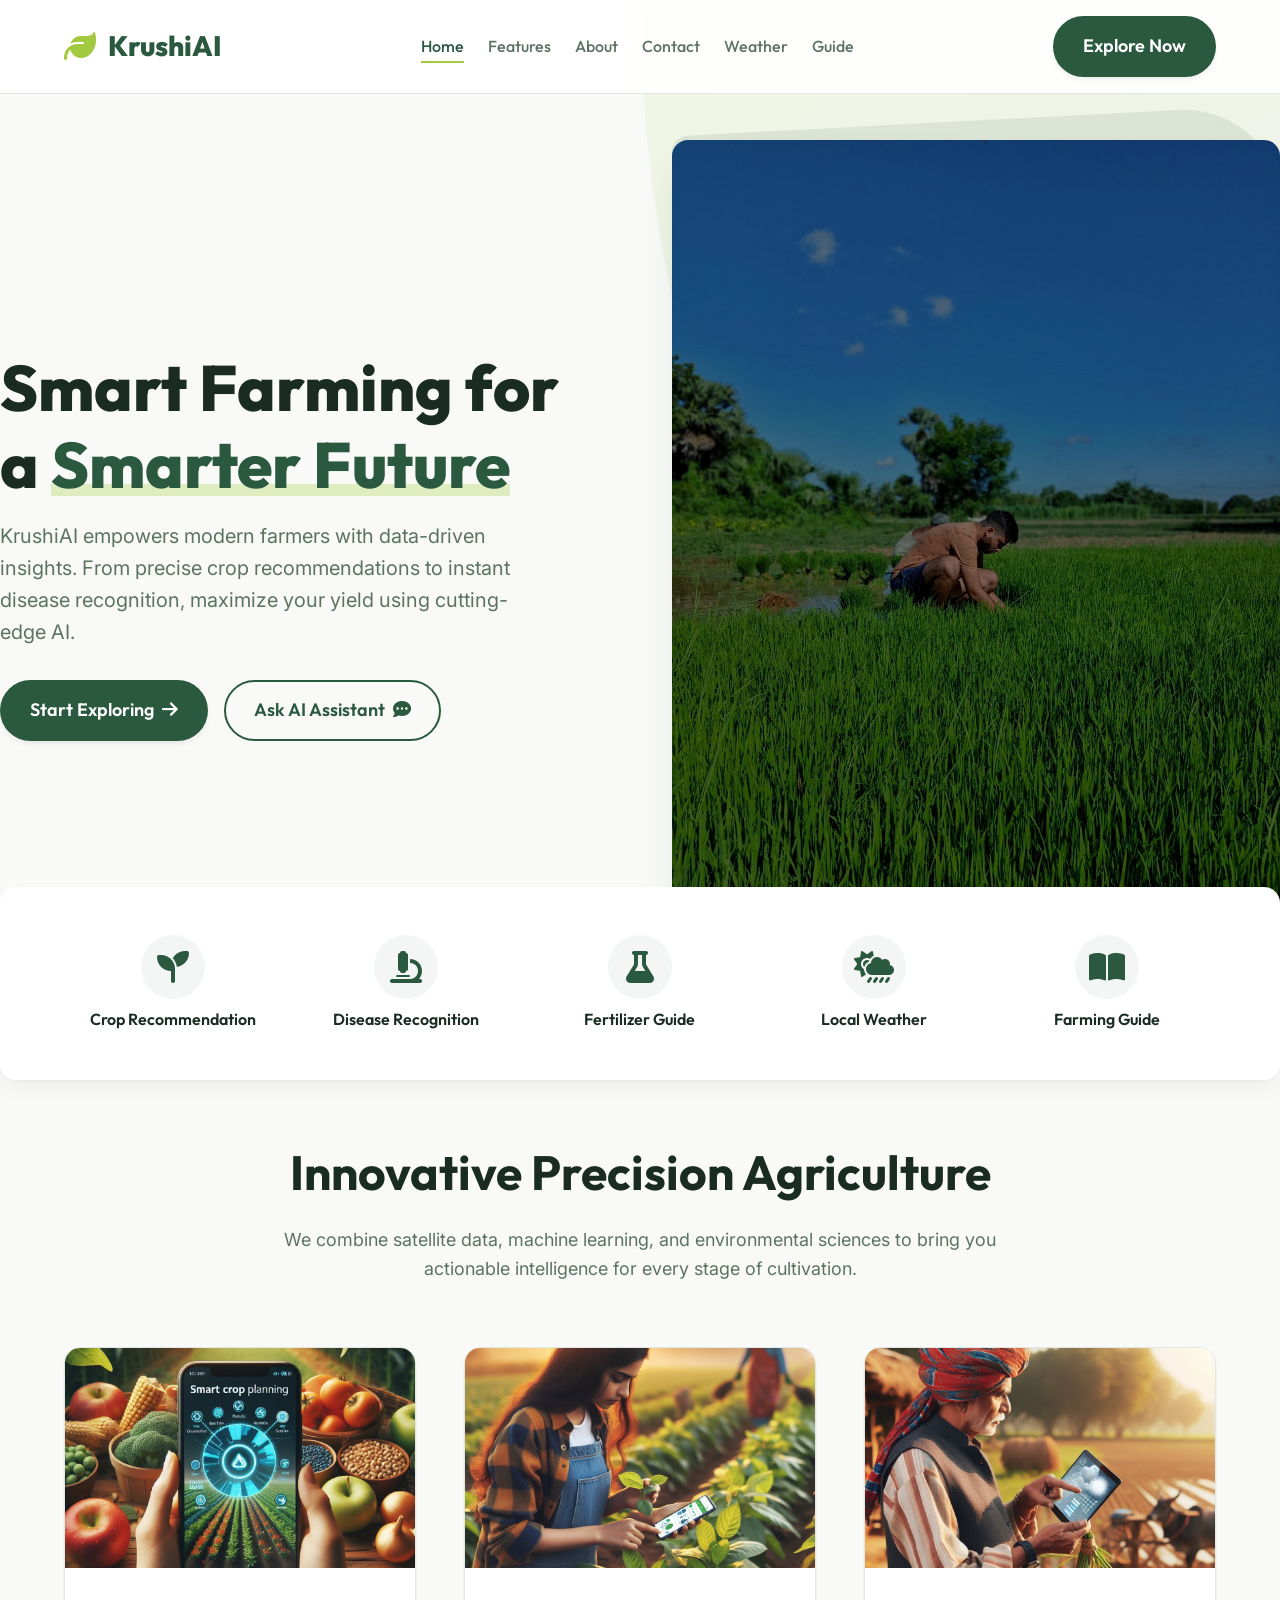
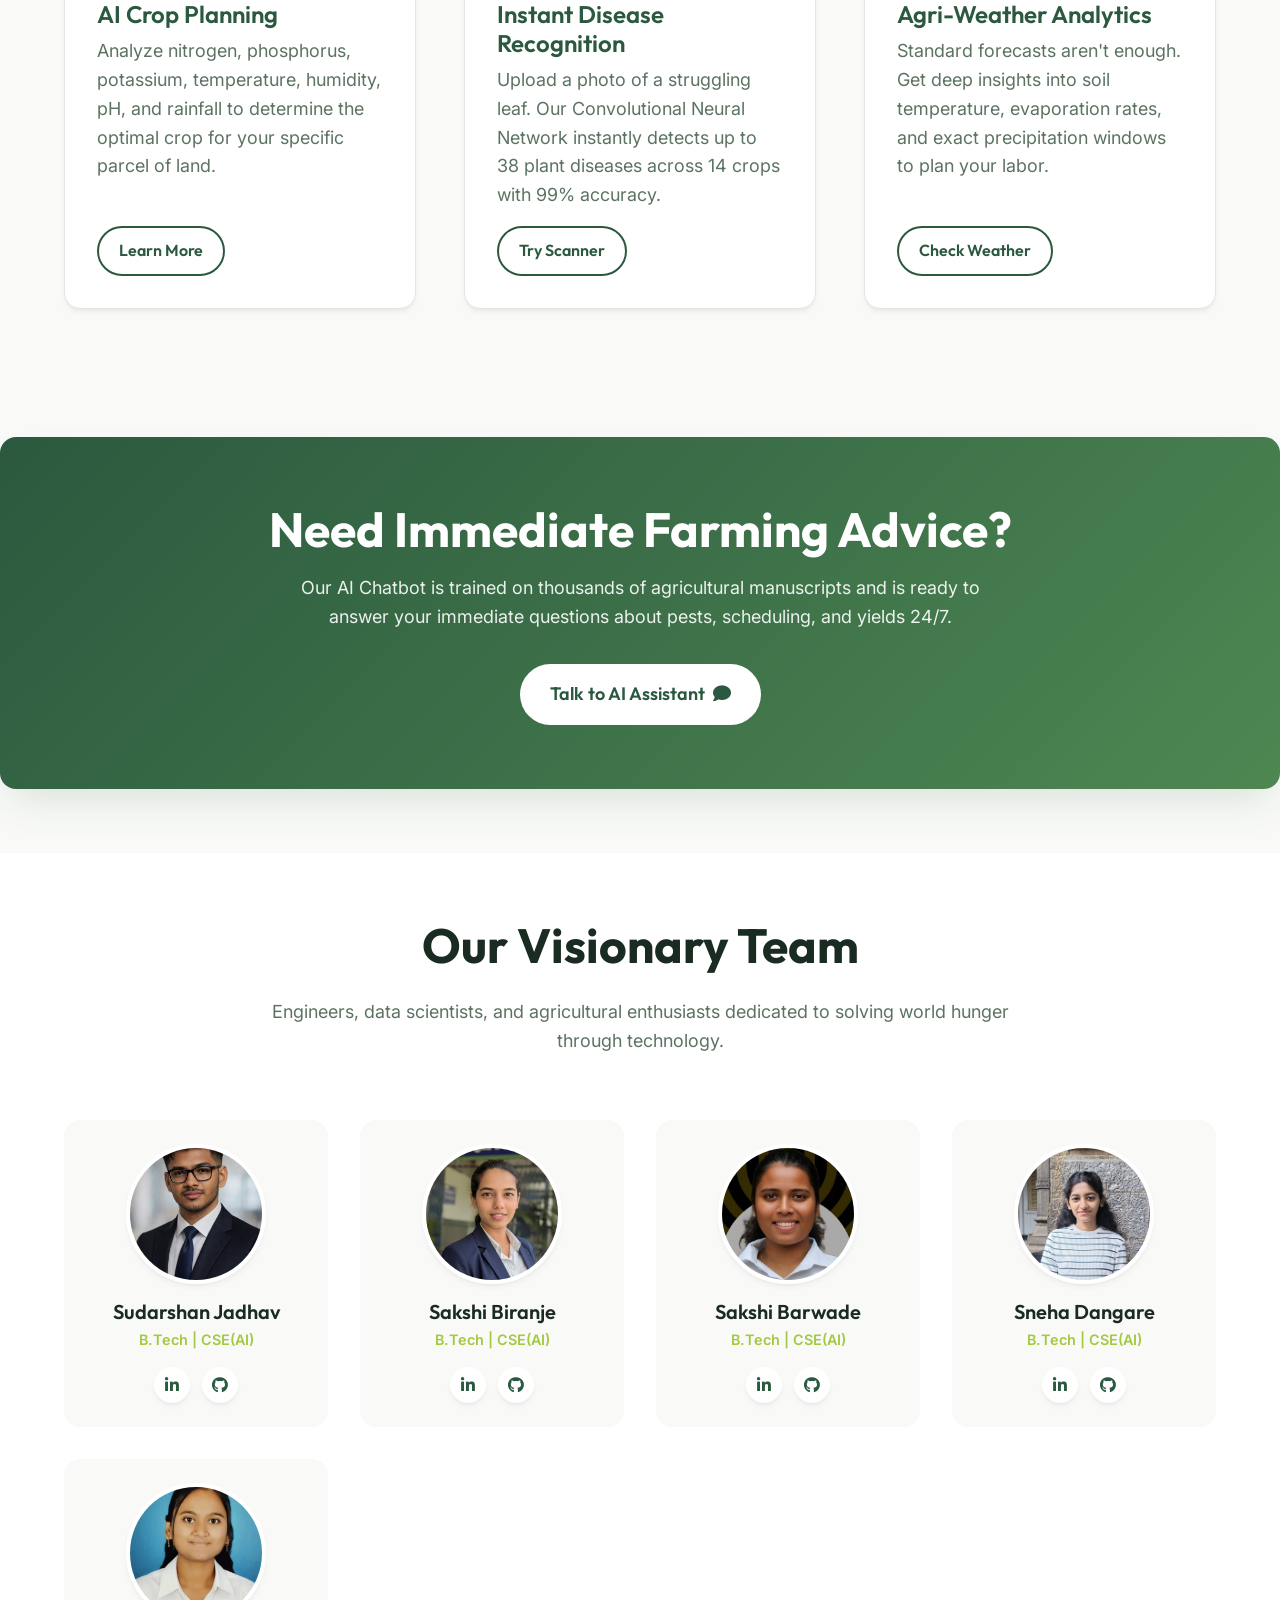
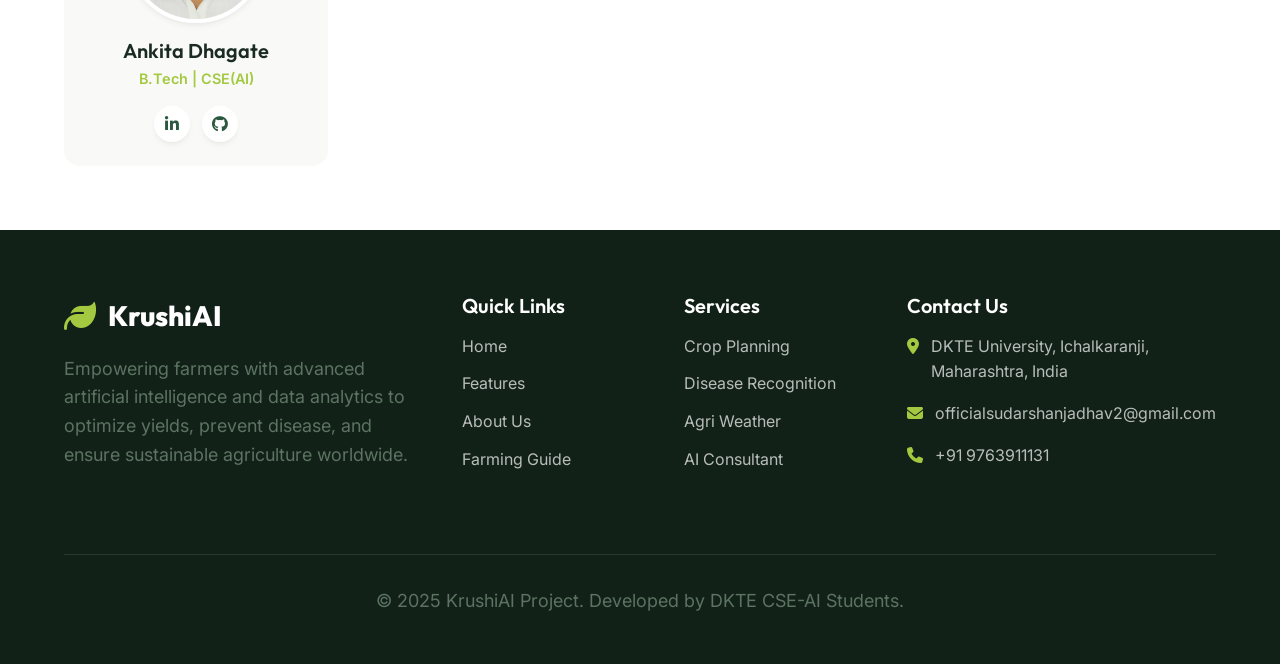
<file: index.html>
<!DOCTYPE html>
<html lang="en">
<head>
    <meta charset="UTF-8">
    <meta name="viewport" content="width=device-width, initial-scale=1.0">
    <title>KrushiAI - Smart Farming Assistant</title>
    <!-- Google Fonts -->
    <link href="https://fonts.googleapis.com/css2?family=Outfit:wght@400;500;600;700;800&family=Inter:wght@400;500;600&display=swap" rel="stylesheet">
    <!-- FontAwesome -->
    <link rel="stylesheet" href="https://cdnjs.cloudflare.com/ajax/libs/font-awesome/6.4.0/css/all.min.css">
    
    <style>
        /* Design System / Tokens */
        :root {
            --primary-color: #2B593F;
            --secondary-color: #4E8752;
            --accent-color: #A3C940;
            --bg-color: #F9FAF7;
            --surface-color: #FFFFFF;
            --text-primary: #1A2B22;
            --text-muted: #5C7362;
            --border-color: #E1E8E3;
            
            --success: #16A34A;
            --warning: #D97706;
            --error: #DC2626;

            --font-headings: 'Outfit', sans-serif;
            --font-body: 'Inter', sans-serif;

            --space-xs: 4px;
            --space-sm: 8px;
            --space-md: 16px;
            --space-lg: 24px;
            --space-xl: 32px;
            --space-2xl: 48px;
            --space-3xl: 64px;

            --radius-md: 12px;
            --radius-lg: 16px;
            --radius-full: 9999px;

            --shadow-md: 0 4px 6px -1px rgba(0, 0, 0, 0.05), 0 2px 4px -2px rgba(0, 0, 0, 0.05);
            --shadow-lg: 0 10px 25px -3px rgba(0, 0, 0, 0.05), 0 4px 6px -4px rgba(0, 0, 0, 0.05);
            --shadow-float: 0 20px 40px -10px rgba(43, 89, 63, 0.15);
        }

        /* Reset & Base */
        * {
            margin: 0;
            padding: 0;
            box-sizing: border-box;
            scroll-behavior: smooth;
        }

        body {
            font-family: var(--font-body);
            background-color: var(--bg-color);
            color: var(--text-primary);
            line-height: 1.6;
            overflow-x: hidden;
        }

        a {
            text-decoration: none;
            color: inherit;
        }

        ul {
            list-style: none;
        }

        img {
            max-width: 100%;
            display: block;
        }

        /* Typography */
        h1, h2, h3, h4, h5, h6 {
            font-family: var(--font-headings);
            line-height: 1.2;
            color: var(--text-primary);
        }

        h1 { font-size: clamp(2.5rem, 5vw, 4rem); font-weight: 800; }
        h2 { font-size: clamp(2rem, 4vw, 3rem); font-weight: 700; margin-bottom: var(--space-lg); }
        h3 { font-size: 1.5rem; font-weight: 600; margin-bottom: var(--space-sm); }
        
        p {
            color: var(--text-muted);
            font-size: 1.125rem;
            margin-bottom: var(--space-md);
        }

        /* Components */
        .btn {
            display: inline-flex;
            align-items: center;
            justify-content: center;
            gap: 8px;
            padding: 14px 28px;
            border-radius: var(--radius-full);
            font-family: var(--font-headings);
            font-weight: 600;
            font-size: 1.125rem;
            transition: all 0.3s ease;
            cursor: pointer;
            border: 2px solid transparent;
        }

        .btn-primary {
            background-color: var(--primary-color);
            color: white;
            box-shadow: var(--shadow-md);
        }

        .btn-primary:hover {
            background-color: var(--secondary-color);
            transform: translateY(-2px);
            box-shadow: var(--shadow-lg);
        }

        .btn-outline {
            background-color: transparent;
            color: var(--primary-color);
            border-color: var(--primary-color);
        }

        .btn-outline:hover {
            background-color: var(--primary-color);
            color: white;
        }

        .section {
            padding: var(--space-3xl) 5%;
        }

        .container {
            max-width: 1280px;
            margin: 0 auto;
        }

        /* Navigation */
        .header {
            position: fixed;
            top: 0;
            left: 0;
            width: 100%;
            background: rgba(255, 255, 255, 0.9);
            backdrop-filter: blur(10px);
            display: flex;
            justify-content: space-between;
            align-items: center;
            padding: var(--space-md) 5%;
            z-index: 1000;
            border-bottom: 1px solid var(--border-color);
            transition: all 0.3s ease;
        }

        .header.scrolled {
            padding: var(--space-sm) 5%;
            box-shadow: var(--shadow-md);
        }

        .logo {
            display: flex;
            align-items: center;
            gap: 12px;
            color: var(--primary-color);
            font-family: var(--font-headings);
            font-size: 1.75rem;
            font-weight: 800;
        }

        .logo i {
            color: var(--accent-color);
            font-size: 2rem;
        }

        .navbar {
            display: flex;
            gap: var(--space-lg);
            align-items: center;
        }

        .navbar a {
            font-family: var(--font-headings);
            font-weight: 500;
            color: var(--text-muted);
            transition: color 0.3s ease;
            position: relative;
        }

        .navbar a:hover,
        .navbar a.active {
            color: var(--primary-color);
        }

        .navbar a::after {
            content: '';
            position: absolute;
            bottom: -4px;
            left: 0;
            width: 0%;
            height: 2px;
            background: var(--accent-color);
            transition: width 0.3s ease;
        }

        .navbar a:hover::after,
        .navbar a.active::after {
            width: 100%;
        }

        .menu-btn {
            display: none;
            font-size: 1.5rem;
            color: var(--primary-color);
            cursor: pointer;
        }

        /* Hero Section */
        .hero {
            padding-top: 140px; /* Offset for sticky header */
            min-height: 100vh;
            display: flex;
            align-items: center;
            position: relative;
            overflow: hidden;
        }

        .hero::before {
            content: '';
            position: absolute;
            top: 0;
            right: 0;
            width: 50%;
            height: 100%;
            background: linear-gradient(135deg, rgba(163, 201, 64, 0.1) 0%, rgba(43, 89, 63, 0.05) 100%);
            border-bottom-left-radius: 100%;
            z-index: -1;
        }

        .hero-content {
            display: grid;
            grid-template-columns: 1fr 1fr;
            gap: var(--space-3xl);
            align-items: center;
        }

        .hero-text h1 {
            margin-bottom: var(--space-md);
            color: var(--text-primary);
        }

        .hero-text h1 span {
            color: var(--primary-color);
            position: relative;
            display: inline-block;
        }

        .hero-text h1 span::after {
            content: '';
            position: absolute;
            bottom: 8px;
            left: 0;
            width: 100%;
            height: 12px;
            background: var(--accent-color);
            opacity: 0.3;
            z-index: -1;
        }

        .hero-text p {
            font-size: 1.25rem;
            margin-bottom: var(--space-xl);
            max-width: 540px;
        }

        .hero-actions {
            display: flex;
            gap: var(--space-md);
        }

        .hero-image {
            position: relative;
        }

        .hero-image img {
            border-radius: var(--radius-lg);
            box-shadow: var(--shadow-float);
            position: relative;
            z-index: 2;
        }

        .hero-blob {
            position: absolute;
            top: -20px;
            right: -20px;
            width: 100%;
            height: 100%;
            background: var(--primary-color);
            border-radius: var(--radius-lg);
            border-top-right-radius: 100px;
            border-bottom-left-radius: 100px;
            opacity: 0.1;
            z-index: 1;
            transform: rotate(-3deg);
        }

        /* Features Quick Links */
        .quick-links {
            background: var(--surface-color);
            padding: var(--space-xl) 5%;
            margin-top: calc(var(--space-3xl) * -1);
            position: relative;
            z-index: 10;
            border-radius: var(--radius-lg);
            box-shadow: var(--shadow-lg);
            display: grid;
            grid-template-columns: repeat(auto-fit, minmax(180px, 1fr));
            gap: var(--space-md);
        }

        .quick-link-item {
            display: flex;
            flex-direction: column;
            align-items: center;
            text-align: center;
            gap: var(--space-sm);
            padding: var(--space-md);
            border-radius: var(--radius-md);
            transition: all 0.3s ease;
        }

        .quick-link-item i {
            font-size: 2rem;
            color: var(--primary-color);
            background: rgba(43, 89, 63, 0.05);
            width: 64px;
            height: 64px;
            display: flex;
            align-items: center;
            justify-content: center;
            border-radius: 50%;
            transition: all 0.3s ease;
        }

        .quick-link-item:hover {
            background: var(--bg-color);
            transform: translateY(-5px);
        }

        .quick-link-item:hover i {
            background: var(--primary-color);
            color: white;
        }

        .quick-link-item span {
            font-family: var(--font-headings);
            font-weight: 600;
            color: var(--text-primary);
        }

        /* Features Extended Section */
        .features {
            background-color: var(--bg-color);
        }

        .section-header {
            text-align: center;
            max-width: 800px;
            margin: 0 auto calc(var(--space-3xl));
        }

        .feature-grid {
            display: grid;
            grid-template-columns: repeat(auto-fit, minmax(300px, 1fr));
            gap: var(--space-2xl);
        }

        .feature-card {
            background: var(--surface-color);
            border-radius: var(--radius-lg);
            overflow: hidden;
            box-shadow: var(--shadow-md);
            transition: all 0.3s ease;
            display: flex;
            flex-direction: column;
            border: 1px solid var(--border-color);
        }

        .feature-card:hover {
            transform: translateY(-10px);
            box-shadow: var(--shadow-float);
            border-color: var(--accent-color);
        }

        .feature-card-img {
            height: 220px;
            overflow: hidden;
            position: relative;
        }

        .feature-card-img img {
            width: 100%;
            height: 100%;
            object-fit: cover;
            transition: transform 0.5s ease;
        }

        .feature-card:hover .feature-card-img img {
            transform: scale(1.05);
        }

        .feature-card-content {
            padding: var(--space-xl);
            flex-grow: 1;
            display: flex;
            flex-direction: column;
        }

        .feature-card-content h3 {
            color: var(--primary-color);
        }

        .feature-card-content .btn {
            margin-top: auto;
            align-self: flex-start;
            padding: 10px 20px;
            font-size: 1rem;
        }

        /* Banner Section */
        .info-banner {
            background: linear-gradient(135deg, var(--primary-color) 0%, var(--secondary-color) 100%);
            color: white;
            text-align: center;
            border-radius: var(--radius-lg);
            padding: var(--space-3xl) var(--space-xl);
            margin: var(--space-3xl) 0;
            box-shadow: var(--shadow-float);
        }

        .info-banner h2 {
            color: white;
            margin-bottom: var(--space-md);
        }

        .info-banner p {
            color: rgba(255, 255, 255, 0.9);
            max-width: 700px;
            margin: 0 auto var(--space-xl);
        }

        .info-banner .btn {
            background: white;
            color: var(--primary-color);
        }

        .info-banner .btn:hover {
            background: var(--accent-color);
            color: var(--text-primary);
        }

        /* Team Section */
        .team {
            background-color: var(--surface-color);
        }

        .team-grid {
            display: grid;
            grid-template-columns: repeat(auto-fit, minmax(220px, 1fr));
            gap: var(--space-xl);
        }

        .team-member {
            text-align: center;
            padding: var(--space-lg);
            border-radius: var(--radius-lg);
            background: var(--bg-color);
            transition: all 0.3s ease;
        }

        .team-member:hover {
            transform: translateY(-10px);
            box-shadow: var(--shadow-lg);
        }

        .team-img {
            width: 140px;
            height: 140px;
            border-radius: 50%;
            margin: 0 auto var(--space-md);
            overflow: hidden;
            border: 4px solid white;
            box-shadow: var(--shadow-md);
        }

        .team-img img {
            width: 100%;
            height: 100%;
            object-fit: cover;
        }

        .team-member h3 {
            font-size: 1.25rem;
            margin-bottom: 4px;
        }

        .team-member p {
            font-size: 0.9rem;
            color: var(--accent-color);
            font-weight: 600;
            margin-bottom: var(--space-md);
        }

        .social-links {
            display: flex;
            justify-content: center;
            gap: 12px;
        }

        .social-links a {
            width: 36px;
            height: 36px;
            border-radius: 50%;
            background: white;
            display: flex;
            align-items: center;
            justify-content: center;
            color: var(--primary-color);
            transition: all 0.3s ease;
            box-shadow: var(--shadow-md);
        }

        .social-links a:hover {
            background: var(--primary-color);
            color: white;
            transform: scale(1.1);
        }

        /* Footer */
        .footer {
            background-color: #122118;
            color: rgba(255, 255, 255, 0.7);
            padding: var(--space-3xl) 5% var(--space-xl);
        }

        .footer-grid {
            display: grid;
            grid-template-columns: 2fr 1fr 1fr 1.5fr;
            gap: var(--space-2xl);
            margin-bottom: var(--space-3xl);
        }

        .footer-brand .logo {
            color: white;
            margin-bottom: var(--space-md);
        }

        .footer-heading {
            color: white;
            font-family: var(--font-headings);
            font-size: 1.25rem;
            font-weight: 600;
            margin-bottom: var(--space-md);
        }

        .footer-links li {
            margin-bottom: 12px;
        }

        .footer-links a {
            transition: color 0.3s ease;
        }

        .footer-links a:hover {
            color: var(--accent-color);
        }

        .footer-contact li {
            display: flex;
            align-items: flex-start;
            gap: 12px;
            margin-bottom: 16px;
        }

        .footer-contact i {
            color: var(--accent-color);
            margin-top: 4px;
        }

        .footer-bottom {
            text-align: center;
            padding-top: var(--space-xl);
            border-top: 1px solid rgba(255,255,255,0.1);
        }

        /* Responsive */
        @media (max-width: 992px) {
            .hero-content {
                grid-template-columns: 1fr;
                text-align: center;
            }
            .hero-text p {
                margin: 0 auto var(--space-xl);
            }
            .hero-actions {
                justify-content: center;
            }
            .hero::before {
                width: 100%;
                top: auto;
                bottom: 0;
                height: 40%;
                border-radius: 0;
                border-top-left-radius: 50%;
                border-top-right-radius: 50%;
            }
            .footer-grid {
                grid-template-columns: 1fr 1fr;
            }
        }

        @media (max-width: 768px) {
            .navbar {
                position: fixed;
                top: 70px;
                left: -100%;
                width: 100%;
                height: calc(100vh - 70px);
                background: white;
                flex-direction: column;
                justify-content: center;
                gap: var(--space-xl);
                transition: left 0.4s ease;
                box-shadow: var(--shadow-lg);
            }
            .navbar.active {
                left: 0;
            }
            .navbar a {
                font-size: 1.25rem;
            }
            .menu-btn {
                display: block;
            }
            .quick-links {
                grid-template-columns: 1fr 1fr;
            }
            .footer-grid {
                grid-template-columns: 1fr;
                gap: var(--space-xl);
            }
        }

        @media (max-width: 480px) {
            .quick-links {
                grid-template-columns: 1fr;
            }
            .feature-grid {
                grid-template-columns: 1fr;
            }
        }

        /* Utility Scroll Top */
        .scroll-top {
            position: fixed;
            bottom: 30px;
            right: 30px;
            width: 50px;
            height: 50px;
            background: var(--primary-color);
            color: white;
            border-radius: 50%;
            display: flex;
            align-items: center;
            justify-content: center;
            font-size: 1.5rem;
            opacity: 0;
            visibility: hidden;
            transition: all 0.3s ease;
            box-shadow: var(--shadow-md);
            z-index: 99;
            cursor: pointer;
        }

        .scroll-top.show {
            opacity: 1;
            visibility: visible;
        }

        .scroll-top:hover {
            background: var(--secondary-color);
            transform: translateY(-5px);
        }
    </style>
</head>
<body>

    <!-- Header -->
    <header class="header" id="header">
        <a href="index.html" class="logo">
            <i class="fas fa-leaf"></i> KrushiAI
        </a>
        
        <nav class="navbar" id="navbar">
            <a href="#home" class="active">Home</a>
            <a href="#features">Features</a>
            <a href="#about">About</a>
            <a href="contact/index.html">Contact</a>
            <a href="KrushiAI-Weather-Forecast/index.html">Weather</a>
            <a href="guide/index.html">Guide</a>
        </nav>

        <a href="explore/index.html" class="btn btn-primary" style="display: none;" id="desktop-cta">Explore Now</a>
        <div class="menu-btn" id="menu-btn">
            <i class="fas fa-bars"></i>
        </div>
    </header>

    <!-- Hero Section -->
    <section class="hero" id="home">
        <div class="container hero-content">
            <div class="hero-text">
                <h1>Smart Farming for a <span>Smarter Future</span></h1>
                <p>KrushiAI empowers modern farmers with data-driven insights. From precise crop recommendations to instant disease recognition, maximize your yield using cutting-edge AI.</p>
                <div class="hero-actions">
                    <a href="explore/index.html" class="btn btn-primary">Start Exploring <i class="fas fa-arrow-right"></i></a>
                    <a href="KrushiAI-Chatbot/index.html" class="btn btn-outline">Ask AI Assistant <i class="fas fa-comment-dots"></i></a>
                </div>
            </div>
            <div class="hero-image">
                <div class="hero-blob"></div>
                <!-- Using placeholder for unverified image path but falling back gracefully -->
                <img src="images/amit-front2.jpg" alt="Farmer using tablet in field" onerror="this.src='https://images.unsplash.com/photo-1625246333195-78d9c38ad449?q=80&w=2070&auto=format&fit=crop'">
            </div>
        </div>
    </section>

    <!-- Quick Links / Dashboard Modules -->
    <div class="container" style="position: relative; z-index: 20;">
        <div class="quick-links">
            <a href="https://krushiai-crop-recommendation-system.streamlit.app/" class="quick-link-item" target="_blank">
                <i class="fas fa-seedling"></i>
                <span>Crop Recommendation</span>
            </a>
            <a href="https://krushiai-disease-recognition-system.streamlit.app/" class="quick-link-item" target="_blank">
                <i class="fas fa-microscope"></i>
                <span>Disease Recognition</span>
            </a>
            <a href="https://krushiai-fertilizer-recommendation-system.streamlit.app/" class="quick-link-item" target="_blank">
                <i class="fas fa-flask"></i>
                <span>Fertilizer Guide</span>
            </a>
            <a href="KrushiAI-Weather-Forecast/index.html" class="quick-link-item">
                <i class="fas fa-cloud-sun-rain"></i>
                <span>Local Weather</span>
            </a>
            <a href="guide/index.html" class="quick-link-item">
                <i class="fas fa-book-open"></i>
                <span>Farming Guide</span>
            </a>
        </div>
    </div>

    <!-- Features Section -->
    <section class="section features" id="features">
        <div class="container">
            <div class="section-header">
                <h2>Innovative Precision Agriculture</h2>
                <p>We combine satellite data, machine learning, and environmental sciences to bring you actionable intelligence for every stage of cultivation.</p>
            </div>

            <div class="feature-grid">
                <!-- Feature 1 -->
                <div class="feature-card">
                    <div class="feature-card-img">
                        <img src="images/crop-planning.jpg" alt="Smart Crop Planning" onerror="this.src='https://images.unsplash.com/photo-1592982537447-6f23f669db75?q=80&w=2070&auto=format&fit=crop'">
                    </div>
                    <div class="feature-card-content">
                        <h3>AI Crop Planning</h3>
                        <p>Analyze nitrogen, phosphorus, potassium, temperature, humidity, pH, and rainfall to determine the optimal crop for your specific parcel of land.</p>
                        <a href="explore/index.html" class="btn btn-outline">Learn More</a>
                    </div>
                </div>

                <!-- Feature 2 -->
                <div class="feature-card">
                    <div class="feature-card-img">
                        <img src="images/desease-dect.jpeg" alt="Disease Detection" onerror="this.src='https://images.unsplash.com/photo-1530836369250-ef71a3f5e48c?q=80&w=2070&auto=format&fit=crop'">
                    </div>
                    <div class="feature-card-content">
                        <h3>Instant Disease Recognition</h3>
                        <p>Upload a photo of a struggling leaf. Our Convolutional Neural Network instantly detects up to 38 plant diseases across 14 crops with 99% accuracy.</p>
                        <a href="https://krushiai-disease-recognition-system.streamlit.app/" class="btn btn-outline" target="_blank">Try Scanner</a>
                    </div>
                </div>

                <!-- Feature 3 -->
                <div class="feature-card">
                    <div class="feature-card-img">
                        <img src="images/weather.jpg" alt="Weather Systems" onerror="this.src='https://images.unsplash.com/photo-1561553873-e8491a564fd0?q=80&w=2073&auto=format&fit=crop'">
                    </div>
                    <div class="feature-card-content">
                        <h3>Agri-Weather Analytics</h3>
                        <p>Standard forecasts aren't enough. Get deep insights into soil temperature, evaporation rates, and exact precipitation windows to plan your labor.</p>
                        <a href="KrushiAI-Weather-Forecast/index.html" class="btn btn-outline">Check Weather</a>
                    </div>
                </div>
            </div>
        </div>
    </section>

    <!-- Promo Banner -->
    <div class="container">
        <div class="info-banner">
            <h2>Need Immediate Farming Advice?</h2>
            <p>Our AI Chatbot is trained on thousands of agricultural manuscripts and is ready to answer your immediate questions about pests, scheduling, and yields 24/7.</p>
            <a href="KrushiAI-Chatbot/index.html" class="btn">Talk to AI Assistant <i class="fas fa-comment"></i></a>
        </div>
    </div>

    <!-- About / Team Section -->
    <section class="section team" id="about">
        <div class="container">
            <div class="section-header">
                <h2>Our Visionary Team</h2>
                <p>Engineers, data scientists, and agricultural enthusiasts dedicated to solving world hunger through technology.</p>
            </div>
            
            <div class="team-grid">
                <!-- Member 1 -->
                <div class="team-member">
                    <div class="team-img">
                        <img src="images/sudarshan.jpg" alt="Sudarshan Jadhav" onerror="this.src='https://ui-avatars.com/api/?name=Sudarshan+Jadhav&background=2B593F&color=fff&size=150'">
                    </div>
                    <h3>Sudarshan Jadhav</h3>
                    <p>B.Tech | CSE(AI)</p>
                    <div class="social-links">
                        <a href="http://linkedin.com/in/sudarshan-santaji-jadhav" target="_blank" aria-label="LinkedIn"><i class="fab fa-linkedin-in"></i></a>
                        <a href="https://github.com/SUDARSHANJADHAV2" target="_blank" aria-label="GitHub"><i class="fab fa-github"></i></a>
                    </div>
                </div>

                <!-- Member 2 -->
                <div class="team-member">
                    <div class="team-img">
                        <img src="images/sakshi.jpg" alt="Sakshi Biranje" onerror="this.src='https://ui-avatars.com/api/?name=Sakshi+Biranje&background=4E8752&color=fff&size=150'">
                    </div>
                    <h3>Sakshi Biranje</h3>
                    <p>B.Tech | CSE(AI)</p>
                    <div class="social-links">
                        <a href="https://www.linkedin.com/in/sakshi-biranje" target="_blank" aria-label="LinkedIn"><i class="fab fa-linkedin-in"></i></a>
                        <a href="https://github.com/SakshiBiranje" target="_blank" aria-label="GitHub"><i class="fab fa-github"></i></a>
                    </div>
                </div>

                <!-- Member 3 -->
                <div class="team-member">
                    <div class="team-img">
                        <img src="images/Barwade.jpg" alt="Sakshi Barwade" onerror="this.src='https://ui-avatars.com/api/?name=Sakshi+Barwade&background=A3C940&color=fff&size=150'">
                    </div>
                    <h3>Sakshi Barwade</h3>
                    <p>B.Tech | CSE(AI)</p>
                    <div class="social-links">
                        <a href="https://www.linkedin.com/in/sakshi-barwade-6bb20524b/" target="_blank" aria-label="LinkedIn"><i class="fab fa-linkedin-in"></i></a>
                        <a href="https://github.com/Snehadangare31" target="_blank" aria-label="GitHub"><i class="fab fa-github"></i></a>
                    </div>
                </div>

                <!-- Member 4 -->
                <div class="team-member">
                    <div class="team-img">
                        <img src="images/sneha.jpg" alt="Sneha Dangare" onerror="this.src='https://ui-avatars.com/api/?name=Sneha+Dangare&background=2B593F&color=fff&size=150'">
                    </div>
                    <h3>Sneha Dangare</h3>
                    <p>B.Tech | CSE(AI)</p>
                    <div class="social-links">
                        <a href="https://www.linkedin.com/in/sneha-dangare-5b8aa1323/" target="_blank" aria-label="LinkedIn"><i class="fab fa-linkedin-in"></i></a>
                        <a href="https://github.com/Snehadangare31" target="_blank" aria-label="GitHub"><i class="fab fa-github"></i></a>
                    </div>
                </div>

                <!-- Member 5 -->
                <div class="team-member">
                    <div class="team-img">
                        <img src="images/ankita.jpg" alt="Ankita Dhagate" onerror="this.src='https://ui-avatars.com/api/?name=Ankita+Dhagate&background=4E8752&color=fff&size=150'">
                    </div>
                    <h3>Ankita Dhagate</h3>
                    <p>B.Tech | CSE(AI)</p>
                    <div class="social-links">
                        <a href="https://www.linkedin.com/in/ankita-dhagate1525/" target="_blank" aria-label="LinkedIn"><i class="fab fa-linkedin-in"></i></a>
                        <a href="http://github.com/AnkitaDhagate" target="_blank" aria-label="GitHub"><i class="fab fa-github"></i></a>
                    </div>
                </div>
            </div>
        </div>
    </section>

    <!-- Footer -->
    <footer class="footer">
        <div class="container">
            <div class="footer-grid">
                <div class="footer-brand">
                    <a href="index.html" class="logo">
                        <i class="fas fa-leaf"></i> KrushiAI
                    </a>
                    <p style="margin-bottom: 20px;">Empowering farmers with advanced artificial intelligence and data analytics to optimize yields, prevent disease, and ensure sustainable agriculture worldwide.</p>
                </div>
                
                <div class="footer-widget">
                    <h4 class="footer-heading">Quick Links</h4>
                    <ul class="footer-links">
                        <li><a href="#home">Home</a></li>
                        <li><a href="#features">Features</a></li>
                        <li><a href="#about">About Us</a></li>
                        <li><a href="guide/index.html">Farming Guide</a></li>
                    </ul>
                </div>
                
                <div class="footer-widget">
                    <h4 class="footer-heading">Services</h4>
                    <ul class="footer-links">
                        <li><a href="https://krushiai-crop-recommendation-system.streamlit.app/" target="_blank">Crop Planning</a></li>
                        <li><a href="https://krushiai-disease-recognition-system.streamlit.app/" target="_blank">Disease Recognition</a></li>
                        <li><a href="KrushiAI-Weather-Forecast/index.html">Agri Weather</a></li>
                        <li><a href="KrushiAI-Chatbot/index.html">AI Consultant</a></li>
                    </ul>
                </div>
                
                <div class="footer-widget">
                    <h4 class="footer-heading">Contact Us</h4>
                    <ul class="footer-contact">
                        <li>
                            <i class="fas fa-map-marker-alt"></i>
                            <span>DKTE University, Ichalkaranji, Maharashtra, India</span>
                        </li>
                        <li>
                            <i class="fas fa-envelope"></i>
                            <a href="mailto:officialsudarshanjadhav2@gmail.com" style="color: inherit;">officialsudarshanjadhav2@gmail.com</a>
                        </li>
                        <li>
                            <i class="fas fa-phone"></i>
                            <span>+91 9763911131</span>
                        </li>
                    </ul>
                </div>
            </div>
            
            <div class="footer-bottom">
                <p>&copy; 2025 KrushiAI Project. Developed by DKTE CSE-AI Students.</p>
            </div>
        </div>
    </footer>

    <!-- Scroll to Top Action -->
    <div class="scroll-top" id="scroll-top">
        <i class="fas fa-arrow-up"></i>
    </div>

    <!-- Inline functionality script (replaces external js) -->
    <script>
        document.addEventListener('DOMContentLoaded', () => {
            // Elements
            const menuBtn = document.getElementById('menu-btn');
            const navbar = document.getElementById('navbar');
            const header = document.getElementById('header');
            const desktopCta = document.getElementById('desktop-cta');
            const scrollTopBtn = document.getElementById('scroll-top');
            
            // Show desktop CTA on larger screens dynamically
            if(window.innerWidth > 768) {
                desktopCta.style.display = 'inline-flex';
            }
            window.addEventListener('resize', () => {
                if(window.innerWidth > 768) {
                    desktopCta.style.display = 'inline-flex';
                    navbar.classList.remove('active');
                } else {
                    desktopCta.style.display = 'none';
                }
            });

            // Mobile menu toggle
            menuBtn.addEventListener('click', () => {
                navbar.classList.toggle('active');
                const i = menuBtn.querySelector('i');
                if(navbar.classList.contains('active')) {
                    i.classList.remove('fa-bars');
                    i.classList.add('fa-times');
                } else {
                    i.classList.remove('fa-times');
                    i.classList.add('fa-bars');
                }
            });

            // Handle scroll events
            window.addEventListener('scroll', () => {
                // Header minimize
                if (window.scrollY > 50) {
                    header.classList.add('scrolled');
                } else {
                    header.classList.remove('scrolled');
                }

                // Scroll to top button visibility
                if (window.scrollY > 300) {
                    scrollTopBtn.classList.add('show');
                } else {
                    scrollTopBtn.classList.remove('show');
                }

                // Active section highlight
                highlightNavLink();
            });

            // Smooth scroll to top
            scrollTopBtn.addEventListener('click', () => {
                window.scrollTo({
                    top: 0,
                    behavior: 'smooth'
                });
            });

            // Smooth scrolling for Anchor Links
            document.querySelectorAll('a[href^="#"]').forEach(anchor => {
                anchor.addEventListener('click', function(e) {
                    const targetId = this.getAttribute('href');
                    if(targetId === '#') return;
                    
                    const targetElement = document.querySelector(targetId);
                    if (targetElement) {
                        e.preventDefault();
                        
                        // Close mobile menu if open
                        navbar.classList.remove('active');
                        menuBtn.querySelector('i').classList.remove('fa-times');
                        menuBtn.querySelector('i').classList.add('fa-bars');

                        // Scroll
                        window.scrollTo({
                            top: targetElement.offsetTop - 80, // Offset for header
                            behavior: 'smooth'
                        });
                    }
                });
            });

            // Highlight Active Link
            function highlightNavLink() {
                const sections = document.querySelectorAll('section[id]');
                const navLinks = document.querySelectorAll('.navbar a[href^="#"]');
                
                let currentSection = '';
                
                sections.forEach(section => {
                    const sectionTop = section.offsetTop - 100;
                    const sectionHeight = section.offsetHeight;
                    if (window.scrollY >= sectionTop && window.scrollY < sectionTop + sectionHeight) {
                        currentSection = section.getAttribute('id');
                    }
                });
                
                navLinks.forEach(link => {
                    link.classList.remove('active');
                    if (link.getAttribute('href') === `#${currentSection}`) {
                        link.classList.add('active');
                    }
                });
            }
        });
    </script>
</body>
</html>
</file>
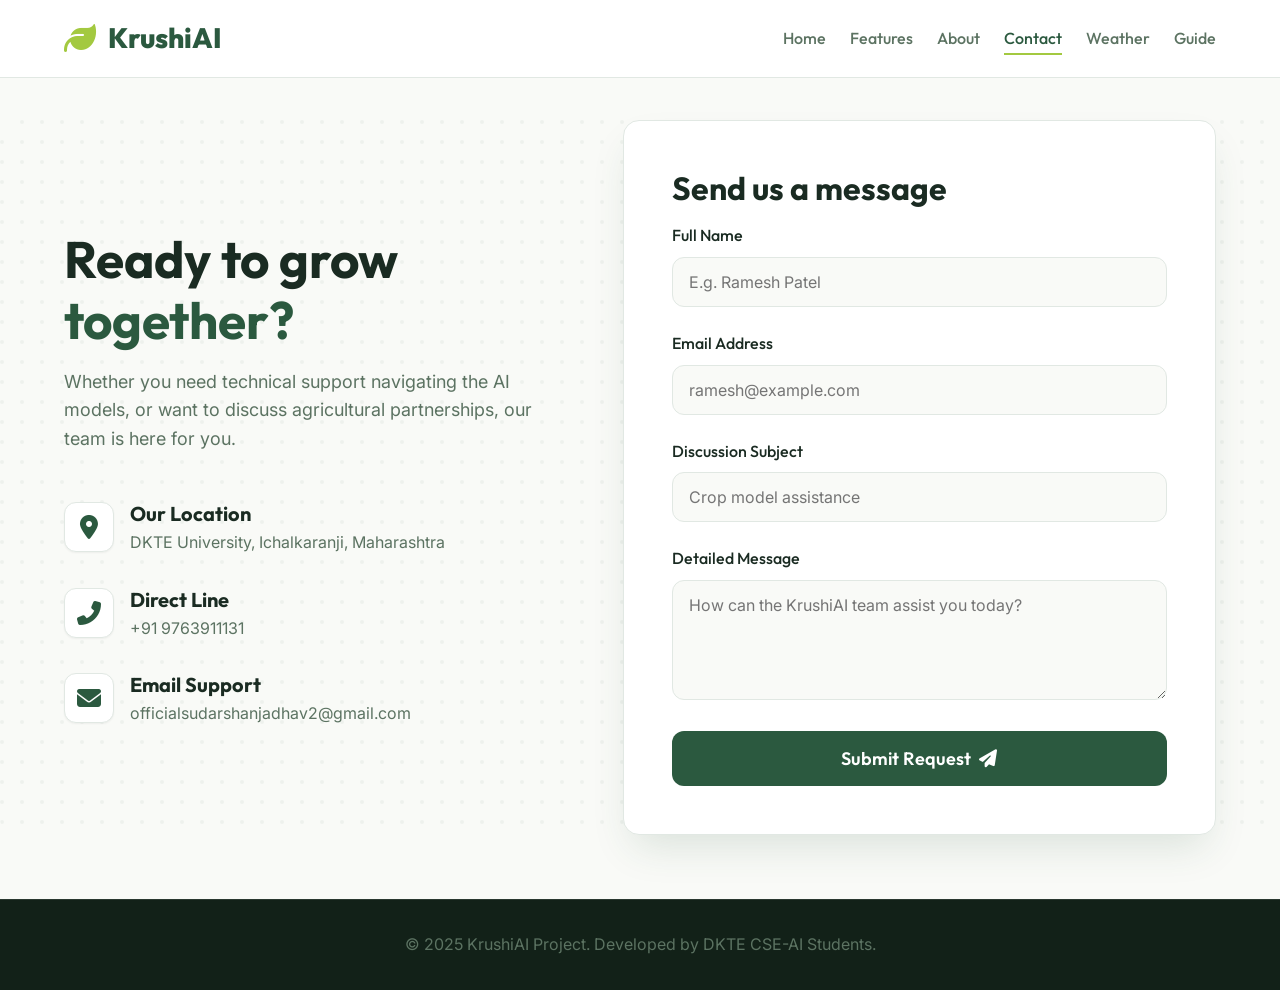
<file: contact/index.html>
<!DOCTYPE html>
<html lang="en">
<head>
    <meta charset="UTF-8">
    <meta name="viewport" content="width=device-width, initial-scale=1.0">
    <title>Contact Us - KrushiAI</title>
    <!-- Google Fonts -->
    <link href="https://fonts.googleapis.com/css2?family=Outfit:wght@400;500;600;700;800&family=Inter:wght@400;500;600&display=swap" rel="stylesheet">
    <!-- FontAwesome -->
    <link rel="stylesheet" href="https://cdnjs.cloudflare.com/ajax/libs/font-awesome/6.4.0/css/all.min.css">
    
    <style>
        /* Design System / Tokens */
        :root {
            --primary-color: #2B593F;
            --secondary-color: #4E8752;
            --accent-color: #A3C940;
            --bg-color: #F9FAF7;
            --surface-color: #FFFFFF;
            --text-primary: #1A2B22;
            --text-muted: #5C7362;
            --border-color: #E1E8E3;
            
            --success: #16A34A;
            --warning: #D97706;
            --error: #DC2626;

            --font-headings: 'Outfit', sans-serif;
            --font-body: 'Inter', sans-serif;

            --space-xs: 4px;
            --space-sm: 8px;
            --space-md: 16px;
            --space-lg: 24px;
            --space-xl: 32px;
            --space-2xl: 48px;
            --space-3xl: 64px;

            --radius-md: 12px;
            --radius-lg: 16px;
            --radius-full: 9999px;

            --shadow-sm: 0 1px 2px 0 rgba(0, 0, 0, 0.05);
            --shadow-md: 0 4px 6px -1px rgba(0, 0, 0, 0.05), 0 2px 4px -2px rgba(0, 0, 0, 0.05);
            --shadow-lg: 0 10px 25px -3px rgba(0, 0, 0, 0.05), 0 4px 6px -4px rgba(0, 0, 0, 0.05);
            --shadow-float: 0 20px 40px -10px rgba(43, 89, 63, 0.15);
        }

        /* Reset & Base */
        * { margin: 0; padding: 0; box-sizing: border-box; scroll-behavior: smooth; }
        body {
            font-family: var(--font-body);
            background-color: var(--bg-color);
            color: var(--text-primary);
            line-height: 1.6;
            overflow-x: hidden;
            display: flex;
            flex-direction: column;
            min-height: 100vh;
        }

        a { text-decoration: none; color: inherit; }
        ul { list-style: none; }
        
        h1, h2, h3 { font-family: var(--font-headings); line-height: 1.2; color: var(--text-primary); }
        p { color: var(--text-muted); }

        .container { max-width: 1280px; margin: 0 auto; width: 100%; }

        /* Navigation */
        .header {
            position: fixed;
            top: 0; left: 0; width: 100%;
            background: rgba(255, 255, 255, 0.95);
            backdrop-filter: blur(10px);
            display: flex; justify-content: space-between; align-items: center;
            padding: var(--space-md) 5%;
            z-index: 1000;
            border-bottom: 1px solid var(--border-color);
            transition: all 0.3s ease;
        }

        .header.scrolled { padding: var(--space-sm) 5%; box-shadow: var(--shadow-md); }

        .logo {
            display: flex; align-items: center; gap: 12px;
            color: var(--primary-color);
            font-family: var(--font-headings);
            font-size: 1.75rem; font-weight: 800;
        }
        .logo i { color: var(--accent-color); font-size: 2rem; }

        .navbar { display: flex; gap: var(--space-lg); align-items: center; }
        .navbar a {
            font-family: var(--font-headings); font-weight: 500;
            color: var(--text-muted); transition: color 0.3s ease; position: relative;
        }
        .navbar a:hover, .navbar a.active { color: var(--primary-color); }
        .navbar a::after {
            content: ''; position: absolute; bottom: -4px; left: 0;
            width: 0%; height: 2px; background: var(--accent-color); transition: width 0.3s ease;
        }
        .navbar a:hover::after, .navbar a.active::after { width: 100%; }

        .menu-btn { display: none; font-size: 1.5rem; color: var(--primary-color); cursor: pointer; }

        /* Contact Section */
        .contact-page {
            flex-grow: 1;
            padding-top: 120px; /* offset for header */
            padding-bottom: var(--space-3xl);
            display: flex;
            align-items: center;
        }

        .contact-grid {
            display: grid;
            grid-template-columns: 1fr 1.2fr;
            gap: var(--space-3xl);
            padding: 0 5%;
            background: url('data:image/svg+xml,<svg width="20" height="20" xmlns="http://www.w3.org/2000/svg"><circle cx="2" cy="2" r="2" fill="%232b593f" fill-opacity="0.05"/></svg>');
            border-radius: var(--radius-lg);
        }

        .contact-info {
            padding: var(--space-xl) 0;
            display: flex;
            flex-direction: column;
            justify-content: center;
        }

        .contact-info h1 {
            font-size: clamp(2.5rem, 4vw, 3.5rem);
            margin-bottom: var(--space-md);
        }
        .contact-info h1 span { color: var(--primary-color); }

        .contact-info > p {
            font-size: 1.125rem;
            margin-bottom: var(--space-2xl);
            max-width: 480px;
        }

        .contact-list {
            display: flex;
            flex-direction: column;
            gap: var(--space-xl);
        }

        .contact-list li {
            display: flex;
            align-items: flex-start;
            gap: var(--space-md);
        }

        .icon-box {
            width: 50px;
            height: 50px;
            border-radius: var(--radius-md);
            background: var(--surface-color);
            box-shadow: var(--shadow-sm);
            border: 1px solid var(--border-color);
            display: flex;
            align-items: center;
            justify-content: center;
            font-size: 1.5rem;
            color: var(--primary-color);
            flex-shrink: 0;
        }

        .contact-text h3 {
            font-size: 1.25rem;
            margin-bottom: 4px;
        }
        .contact-text a {
            color: var(--text-muted);
            transition: color 0.3s;
        }
        .contact-text a:hover { color: var(--primary-color); }

        /* Form Card */
        .contact-form-card {
            background: var(--surface-color);
            padding: var(--space-2xl);
            border-radius: var(--radius-lg);
            box-shadow: var(--shadow-float);
            border: 1px solid var(--border-color);
        }

        .contact-form-card h2 {
            font-size: 2rem;
            margin-bottom: var(--space-md);
        }

        .form-row {
            margin-bottom: var(--space-lg);
        }

        .form-row label {
            display: block;
            font-family: var(--font-headings);
            font-weight: 500;
            margin-bottom: 8px;
            color: var(--text-primary);
        }

        .form-row input,
        .form-row textarea {
            width: 100%;
            padding: 14px 16px;
            background: var(--bg-color);
            border: 1px solid var(--border-color);
            border-radius: var(--radius-md);
            font-family: var(--font-body);
            font-size: 1rem;
            color: var(--text-primary);
            transition: all 0.3s ease;
        }

        .form-row input:focus,
        .form-row textarea:focus {
            outline: none;
            border-color: var(--primary-color);
            box-shadow: 0 0 0 4px rgba(43, 89, 63, 0.1);
            background: var(--surface-color);
        }

        .form-row textarea { resize: vertical; min-height: 120px; }

        .btn-submit {
            width: 100%;
            display: inline-flex;
            justify-content: center;
            align-items: center;
            gap: 8px;
            padding: 16px 28px;
            background-color: var(--primary-color);
            color: white;
            border-radius: var(--radius-md);
            font-family: var(--font-headings);
            font-weight: 600;
            font-size: 1.125rem;
            transition: all 0.3s ease;
            cursor: pointer;
            border: none;
        }

        .btn-submit:hover {
            background-color: var(--secondary-color);
            transform: translateY(-2px);
            box-shadow: var(--shadow-md);
        }

        .form-status {
            margin-top: var(--space-md);
            padding: 14px;
            border-radius: var(--radius-md);
            font-family: var(--font-body);
            font-weight: 500;
            display: none;
            text-align: center;
        }

        .form-status.error {
            display: block;
            background: rgba(220, 38, 38, 0.1);
            color: var(--error);
            border: 1px solid rgba(220, 38, 38, 0.2);
        }

        .form-status.success {
            display: block;
            background: rgba(22, 163, 74, 0.1);
            color: var(--success);
            border: 1px solid rgba(22, 163, 74, 0.2);
        }

        /* Footer */
        .footer {
            background-color: #122118;
            color: rgba(255, 255, 255, 0.7);
            padding: var(--space-xl) 5%;
            text-align: center;
            border-top: 1px solid rgba(255,255,255,0.1);
        }

        /* Responsive */
        @media (max-width: 992px) {
            .contact-grid {
                grid-template-columns: 1fr;
                gap: var(--space-xl);
                padding: var(--space-md) 0;
                background: none;
            }
            .contact-info { padding: 0 5%; text-align: center; }
            .contact-info > p { margin: 0 auto var(--space-xl) auto; }
            .contact-list { align-items: center; }
            .contact-list li { flex-direction: column; align-items: center; text-align: center; }
        }

        @media (max-width: 768px) {
            .navbar {
                position: fixed; top: 70px; left: -100%; width: 100%; height: calc(100vh - 70px);
                background: white; flex-direction: column; justify-content: center; gap: var(--space-xl);
                transition: left 0.4s ease; box-shadow: var(--shadow-lg);
            }
            .navbar.active { left: 0; }
            .menu-btn { display: block; }
            .contact-form-card { padding: var(--space-xl) var(--space-md); border-radius: 0; border-left: none; border-right: none;}
        }
    </style>
</head>
<body>

    <!-- Header -->
    <header class="header" id="header">
        <a href="../index.html" class="logo">
            <i class="fas fa-leaf"></i> KrushiAI
        </a>
        
        <nav class="navbar" id="navbar">
            <a href="../index.html">Home</a>
            <a href="../index.html#features">Features</a>
            <a href="../index.html#about">About</a>
            <a href="index.html" class="active">Contact</a>
            <a href="../KrushiAI-Weather-Forecast/index.html">Weather</a>
            <a href="../guide/index.html">Guide</a>
        </nav>

        <div class="menu-btn" id="menu-btn">
            <i class="fas fa-bars"></i>
        </div>
    </header>

    <main class="contact-page">
        <div class="container contact-grid">
            
            <div class="contact-info">
                <h1>Ready to grow <br><span>together?</span></h1>
                <p>Whether you need technical support navigating the AI models, or want to discuss agricultural partnerships, our team is here for you.</p>

                <ul class="contact-list">
                    <li>
                        <div class="icon-box"><i class="fas fa-map-marker-alt"></i></div>
                        <div class="contact-text">
                            <h3>Our Location</h3>
                            <a href="#">DKTE University, Ichalkaranji, Maharashtra</a>
                        </div>
                    </li>
                    <li>
                        <div class="icon-box"><i class="fas fa-phone-alt"></i></div>
                        <div class="contact-text">
                            <h3>Direct Line</h3>
                            <a href="tel:+919763911131">+91 9763911131</a>
                        </div>
                    </li>
                    <li>
                        <div class="icon-box"><i class="fas fa-envelope"></i></div>
                        <div class="contact-text">
                            <h3>Email Support</h3>
                            <a href="mailto:officialsudarshanjadhav2@gmail.com">officialsudarshanjadhav2@gmail.com</a>
                        </div>
                    </li>
                </ul>
            </div>

            <div class="contact-form-card">
                <h2>Send us a message</h2>
                <form id="contactForm" novalidate onsubmit="return handleFormSubmit(event)">
                    <div class="form-row">
                        <label for="name">Full Name</label>
                        <input type="text" id="name" name="name" placeholder="E.g. Ramesh Patel" required>
                    </div>
                    
                    <div class="form-row">
                        <label for="email">Email Address</label>
                        <input type="email" id="email" name="email" placeholder="ramesh@example.com" required>
                    </div>

                    <div class="form-row">
                        <label for="subject">Discussion Subject</label>
                        <input type="text" id="subject" name="subject" placeholder="Crop model assistance" required>
                    </div>

                    <div class="form-row">
                        <label for="message">Detailed Message</label>
                        <textarea id="message" name="message" placeholder="How can the KrushiAI team assist you today?" required></textarea>
                    </div>

                    <button type="submit" class="btn-submit" id="submitBtn">
                        Submit Request <i class="fas fa-paper-plane"></i>
                    </button>

                    <div id="formStatus" class="form-status"></div>
                </form>
            </div>

        </div>
    </main>

    <!-- Footer -->
    <footer class="footer">
        <div class="container">
            <p>&copy; 2025 KrushiAI Project. Developed by DKTE CSE-AI Students.</p>
        </div>
    </footer>

    <script>
        document.addEventListener('DOMContentLoaded', () => {
            const menuBtn = document.getElementById('menu-btn');
            const navbar = document.getElementById('navbar');
            const header = document.getElementById('header');

            // Mobile menu toggle
            menuBtn.addEventListener('click', () => {
                navbar.classList.toggle('active');
                const i = menuBtn.querySelector('i');
                if(navbar.classList.contains('active')) {
                    i.classList.remove('fa-bars');
                    i.classList.add('fa-times');
                } else {
                    i.classList.remove('fa-times');
                    i.classList.add('fa-bars');
                }
            });

            // Header minimize on scroll
            window.addEventListener('scroll', () => {
                if (window.scrollY > 50) {
                    header.classList.add('scrolled');
                } else {
                    header.classList.remove('scrolled');
                }
            });
        });

        // Form handling logic
        function handleFormSubmit(e) {
            e.preventDefault();
            const status = document.getElementById('formStatus');
            const btn = document.getElementById('submitBtn');
            const name = document.getElementById('name').value.trim();
            const email = document.getElementById('email').value.trim();
            const message = document.getElementById('message').value.trim();

            status.className = 'form-status'; // reset classes
            
            if (!name || !email || !message) {
                status.textContent = 'Please fill in all required fields to proceed.';
                status.classList.add('error');
                return false;
            }

            // Simple email validation regex
            if (!/^\S+@\S+\.\S+$/.test(email)) {
                status.textContent = 'Please enter a valid email address.';
                status.classList.add('error');
                return false;
            }

            // Simulate form submisson
            const originalBtnHtml = btn.innerHTML;
            btn.innerHTML = 'Sending... <i class="fas fa-circle-notch fa-spin"></i>';
            btn.style.opacity = '0.8';
            btn.disabled = true;

            setTimeout(() => {
                status.textContent = 'Thank you! Your message has been successfully routed to our agriculture specialists.';
                status.classList.add('success');
                document.getElementById('contactForm').reset();
                
                btn.innerHTML = originalBtnHtml;
                btn.style.opacity = '1';
                btn.disabled = false;
                
                // Hide success message after 5 seconds
                setTimeout(() => {
                    status.classList.remove('success');
                }, 5000);
            }, 1200);

            return false;
        }
    </script>
</body>
</html>
</file>
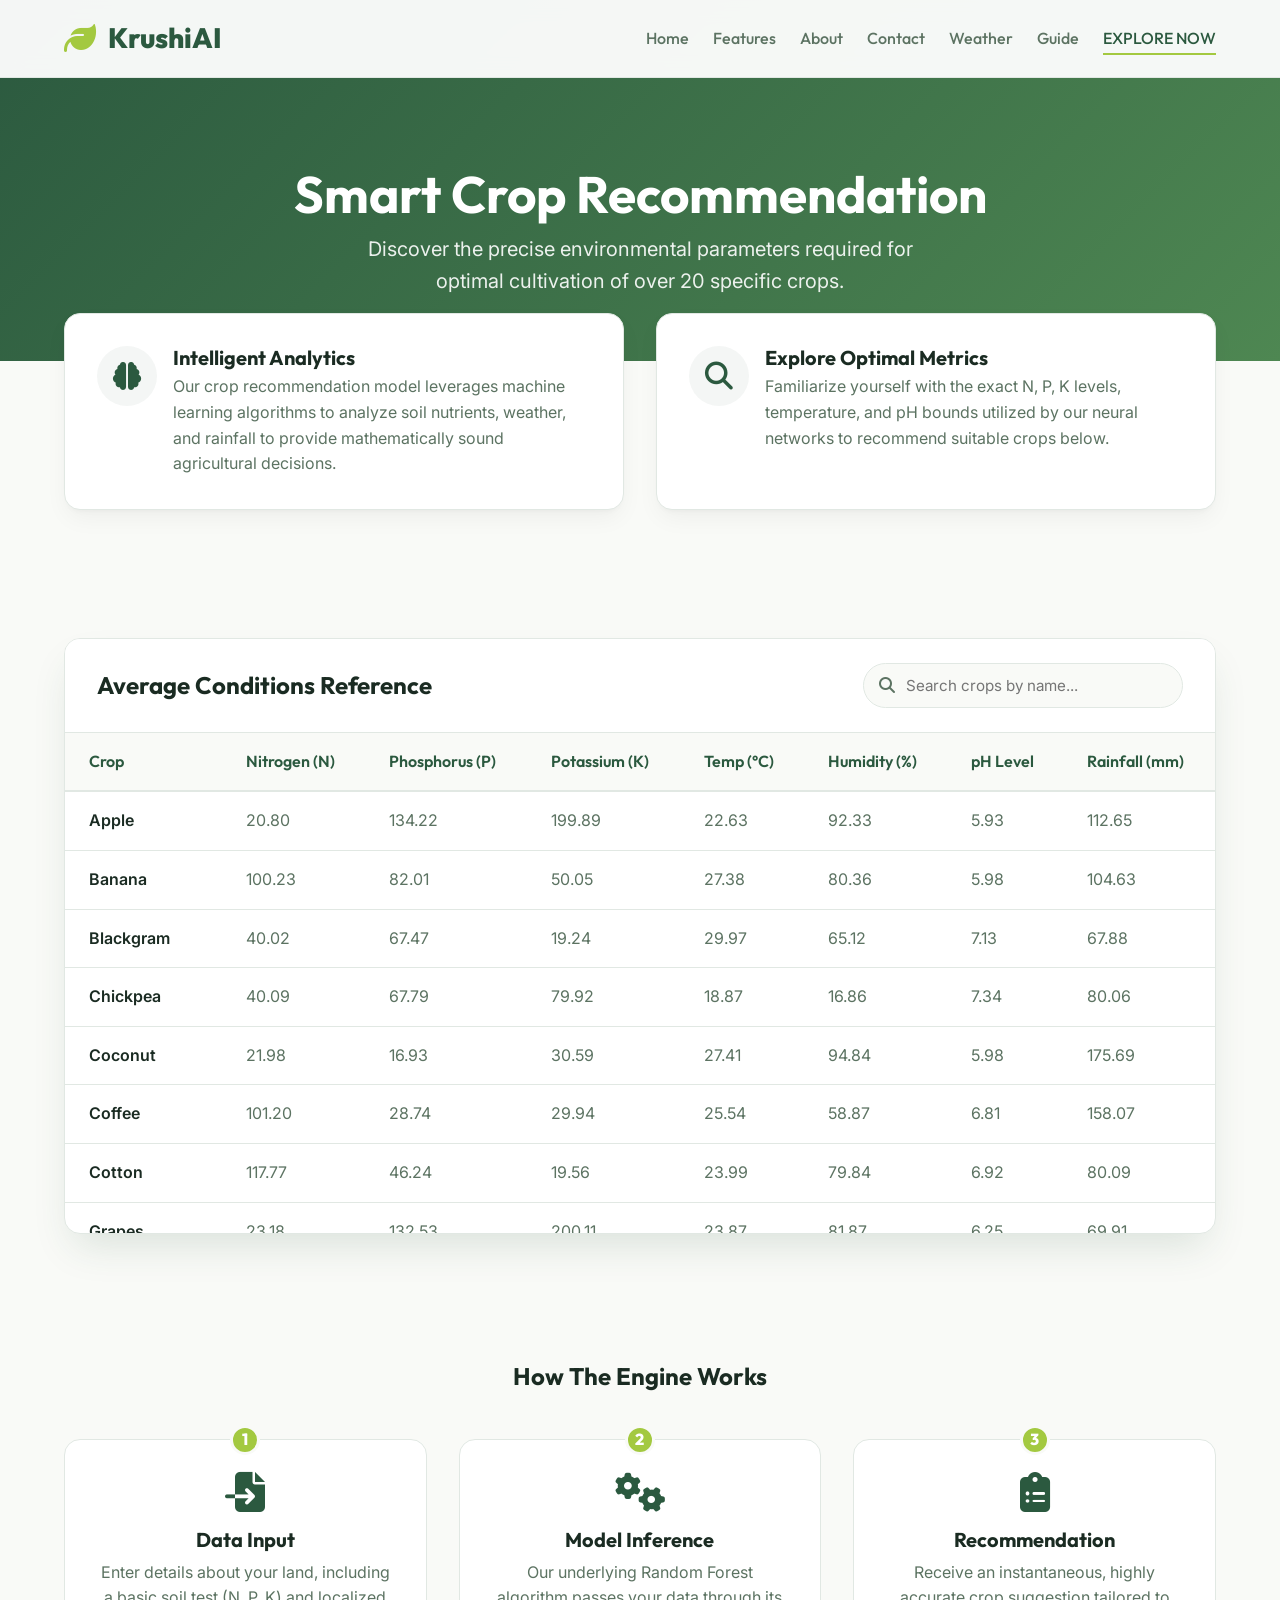
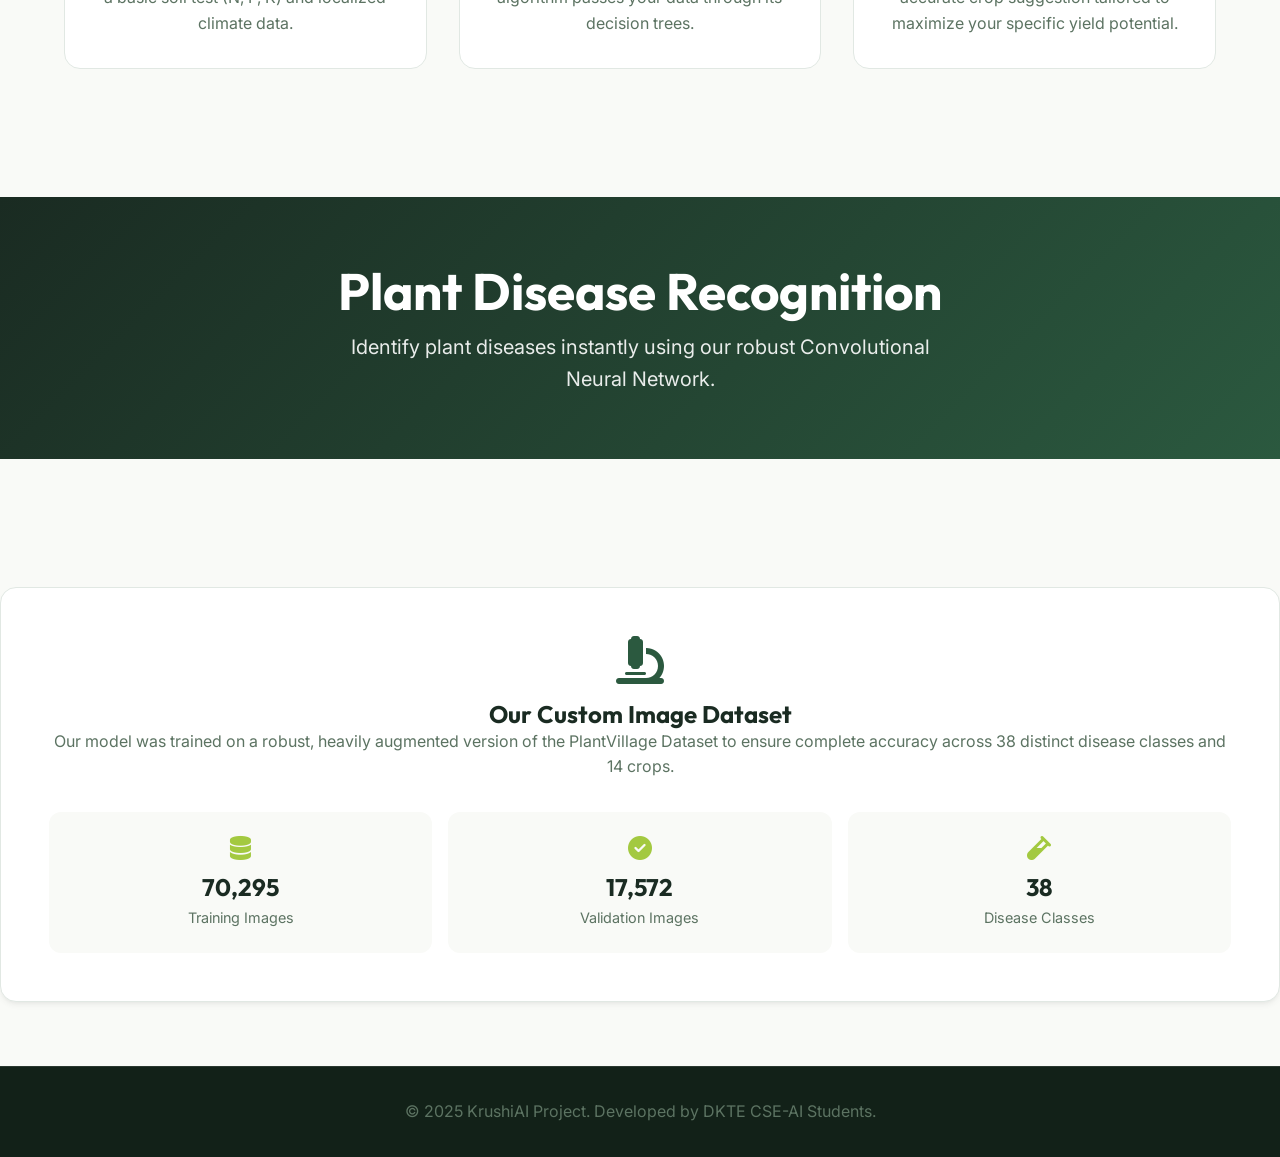
<file: explore/index.html>
<!DOCTYPE html>
<html lang="en">
<head>
    <meta charset="UTF-8">
    <meta name="viewport" content="width=device-width, initial-scale=1.0">
    <title>Explore AI Models - KrushiAI</title>
    <!-- Google Fonts -->
    <link href="https://fonts.googleapis.com/css2?family=Outfit:wght@400;500;600;700;800&family=Inter:wght@400;500;600&display=swap" rel="stylesheet">
    <!-- FontAwesome -->
    <link rel="stylesheet" href="https://cdnjs.cloudflare.com/ajax/libs/font-awesome/6.4.0/css/all.min.css">
    
    <style>
        /* Design System / Tokens */
        :root {
            --primary-color: #2B593F;
            --secondary-color: #4E8752;
            --accent-color: #A3C940;
            --bg-color: #F9FAF7;
            --surface-color: #FFFFFF;
            --text-primary: #1A2B22;
            --text-muted: #5C7362;
            --border-color: #E1E8E3;
            
            --success: #16A34A;
            --warning: #D97706;
            --error: #DC2626;

            --font-headings: 'Outfit', sans-serif;
            --font-body: 'Inter', sans-serif;

            --space-xs: 4px;
            --space-sm: 8px;
            --space-md: 16px;
            --space-lg: 24px;
            --space-xl: 32px;
            --space-2xl: 48px;
            --space-3xl: 64px;

            --radius-md: 12px;
            --radius-lg: 16px;
            --radius-full: 9999px;

            --shadow-sm: 0 1px 2px 0 rgba(0, 0, 0, 0.05);
            --shadow-md: 0 4px 6px -1px rgba(0, 0, 0, 0.05), 0 2px 4px -2px rgba(0, 0, 0, 0.05);
            --shadow-lg: 0 10px 25px -3px rgba(0, 0, 0, 0.05), 0 4px 6px -4px rgba(0, 0, 0, 0.05);
            --shadow-float: 0 20px 40px -10px rgba(43, 89, 63, 0.15);
        }

        /* Reset & Base */
        * { margin: 0; padding: 0; box-sizing: border-box; scroll-behavior: smooth; }
        body { font-family: var(--font-body); background-color: var(--bg-color); color: var(--text-primary); line-height: 1.6; overflow-x: hidden; display: flex; flex-direction: column; min-height: 100vh;}
        a { text-decoration: none; color: inherit; }
        ul { list-style: none; }
        
        h1, h2, h3, h4 { font-family: var(--font-headings); line-height: 1.2; color: var(--text-primary); }
        p { color: var(--text-muted); }

        .container { max-width: 1280px; margin: 0 auto; width: 100%; padding: 0 5%; }
        .section { padding: var(--space-3xl) 0; }

        /* Navigation */
        .header { position: fixed; top: 0; left: 0; width: 100%; background: rgba(255, 255, 255, 0.95); backdrop-filter: blur(10px); display: flex; justify-content: space-between; align-items: center; padding: var(--space-md) 5%; z-index: 1000; border-bottom: 1px solid var(--border-color); transition: all 0.3s ease; }
        .header.scrolled { padding: var(--space-sm) 5%; box-shadow: var(--shadow-md); }
        .logo { display: flex; align-items: center; gap: 12px; color: var(--primary-color); font-family: var(--font-headings); font-size: 1.75rem; font-weight: 800; }
        .logo i { color: var(--accent-color); font-size: 2rem; }
        .navbar { display: flex; gap: var(--space-lg); align-items: center; }
        .navbar a { font-family: var(--font-headings); font-weight: 500; color: var(--text-muted); transition: color 0.3s ease; position: relative; }
        .navbar a:hover, .navbar a.active { color: var(--primary-color); }
        .navbar a::after { content: ''; position: absolute; bottom: -4px; left: 0; width: 0%; height: 2px; background: var(--accent-color); transition: width 0.3s ease; }
        .navbar a:hover::after, .navbar a.active::after { width: 100%; }
        .menu-btn { display: none; font-size: 1.5rem; color: var(--primary-color); cursor: pointer; }

        /* Page Banner */
        .page-banner {
            padding-top: calc(100px + var(--space-3xl));
            padding-bottom: var(--space-3xl);
            background: linear-gradient(135deg, var(--primary-color) 0%, var(--secondary-color) 100%);
            color: white;
            text-align: center;
        }

        .page-banner h1 {
            color: white;
            font-size: clamp(2rem, 4vw, 3.5rem);
            margin-bottom: var(--space-sm);
        }

        .page-banner p {
            color: rgba(255, 255, 255, 0.9);
            font-size: 1.25rem;
            max-width: 600px;
            margin: 0 auto;
        }

        /* Intro Cards */
        .intro-grid {
            display: grid;
            grid-template-columns: repeat(auto-fit, minmax(300px, 1fr));
            gap: var(--space-xl);
            margin-top: calc(var(--space-2xl) * -1);
            position: relative;
            z-index: 10;
        }

        .intro-card {
            background: var(--surface-color);
            border-radius: var(--radius-lg);
            padding: var(--space-xl);
            box-shadow: var(--shadow-lg);
            border: 1px solid var(--border-color);
            display: flex;
            gap: var(--space-md);
            align-items: flex-start;
        }

        .intro-icon {
            background: rgba(43, 89, 63, 0.05);
            color: var(--primary-color);
            width: 60px;
            height: 60px;
            border-radius: 50%;
            display: flex;
            align-items: center;
            justify-content: center;
            font-size: 1.75rem;
            flex-shrink: 0;
        }

        .intro-content h3 {
            margin-bottom: var(--space-xs);
            font-size: 1.25rem;
        }

        /* Data Grid Table */
        .table-section { margin-top: var(--space-3xl); }
        
        .table-card {
            background: var(--surface-color);
            border-radius: var(--radius-lg);
            box-shadow: var(--shadow-float);
            border: 1px solid var(--border-color);
            overflow: hidden;
        }

        .table-header {
            padding: var(--space-lg) var(--space-xl);
            background: rgba(255, 255, 255, 0.9);
            border-bottom: 1px solid var(--border-color);
            display: flex;
            justify-content: space-between;
            align-items: center;
            flex-wrap: wrap;
            gap: var(--space-md);
        }

        .table-header h3 {
            font-size: 1.5rem;
            margin: 0;
        }

        .search-container {
            position: relative;
            width: 100%;
            max-width: 320px;
        }

        .search-container input {
            width: 100%;
            padding: 12px 16px 12px 42px;
            border: 1px solid var(--border-color);
            border-radius: var(--radius-full);
            background: var(--bg-color);
            font-family: var(--font-body);
            font-size: 0.95rem;
            color: var(--text-primary);
            transition: all 0.3s;
        }

        .search-container input:focus {
            outline: none;
            border-color: var(--primary-color);
            box-shadow: 0 0 0 3px rgba(43, 89, 63, 0.1);
            background: var(--surface-color);
        }

        .search-container i {
            position: absolute;
            left: 16px;
            top: 50%;
            transform: translateY(-50%);
            color: var(--text-muted);
        }

        .table-responsive {
            width: 100%;
            overflow-x: auto;
            max-height: 500px;
        }

        table {
            width: 100%;
            border-collapse: collapse;
            text-align: left;
            white-space: nowrap;
        }

        th {
            background: var(--bg-color);
            color: var(--primary-color);
            font-family: var(--font-headings);
            font-weight: 600;
            padding: 16px var(--space-lg);
            position: sticky;
            top: 0;
            z-index: 1;
            border-bottom: 2px solid var(--border-color);
        }

        td {
            padding: 16px var(--space-lg);
            border-bottom: 1px solid var(--border-color);
            color: var(--text-muted);
        }

        tr:last-child td { border-bottom: none; }
        
        tr:hover td {
            background: rgba(43, 89, 63, 0.02);
            color: var(--text-primary);
        }

        td:first-child {
            font-weight: 600;
            color: var(--text-primary);
        }

        /* Process Steps section */
        .process-title { text-align: center; margin-bottom: var(--space-2xl); }
        
        .process-grid {
            display: grid;
            grid-template-columns: repeat(auto-fit, minmax(280px, 1fr));
            gap: var(--space-xl);
            counter-reset: step;
        }

        .process-step {
            position: relative;
            background: var(--surface-color);
            padding: var(--space-xl);
            border-radius: var(--radius-lg);
            border: 1px solid var(--border-color);
            text-align: center;
            transition: transform 0.3s ease;
        }

        .process-step:hover {
            transform: translateY(-5px);
            box-shadow: var(--shadow-md);
            border-color: var(--accent-color);
        }

        .step-number {
            position: absolute;
            top: -15px;
            left: 50%;
            transform: translateX(-50%);
            width: 30px;
            height: 30px;
            background: var(--accent-color);
            color: white;
            border-radius: 50%;
            display: flex;
            align-items: center;
            justify-content: center;
            font-family: var(--font-headings);
            font-weight: 800;
            border: 3px solid var(--bg-color);
            counter-increment: step;
            content: counter(step);
        }

        .process-step i {
            font-size: 2.5rem;
            color: var(--primary-color);
            margin-bottom: var(--space-md);
            display: block;
        }

        .process-step h4 { margin-bottom: var(--space-sm); font-size: 1.25rem; }

        /* Secondary Page Banner for Disease */
        .disease-banner {
            background: linear-gradient(135deg, #1A2B22 0%, var(--primary-color) 100%);
            padding: var(--space-3xl) 0;
            margin-top: var(--space-3xl);
            margin-bottom: var(--space-3xl);
        }

        /* Dataset Info */
        .dataset-section {
            background: var(--surface-color);
            border-radius: var(--radius-lg);
            padding: var(--space-2xl);
            box-shadow: var(--shadow-md);
            border: 1px solid var(--border-color);
            text-align: center;
        }

        .dataset-grid {
            display: grid;
            grid-template-columns: repeat(3, 1fr);
            gap: var(--space-md);
            margin-top: var(--space-xl);
        }

        .dataset-item {
            padding: var(--space-lg);
            background: var(--bg-color);
            border-radius: var(--radius-md);
        }

        .dataset-item i { color: var(--accent-color); font-size: 1.5rem; margin-bottom: 8px;}
        .dataset-item .val { font-size: 1.5rem; font-weight: 700; color: var(--text-primary); font-family: var(--font-headings); }
        .dataset-item .lbl { color: var(--text-muted); font-size: 0.9rem; }

        /* Footer */
        .footer {
            background-color: #122118; color: rgba(255, 255, 255, 0.7);
            padding: var(--space-xl) 5%; text-align: center;
            border-top: 1px solid rgba(255,255,255,0.1); margin-top: auto;
        }

        /* Responsive */
        @media (max-width: 768px) {
            .navbar { position: fixed; top: 70px; left: -100%; width: 100%; height: calc(100vh - 70px); background: white; flex-direction: column; justify-content: center; gap: var(--space-xl); transition: left 0.4s ease; box-shadow: var(--shadow-lg); }
            .navbar.active { left: 0; }
            .menu-btn { display: block; }
            .table-header { flex-direction: column; align-items: flex-start; }
            .search-container { max-width: 100%; }
            .dataset-grid { grid-template-columns: 1fr; }
        }
    </style>
</head>
<body>

    <!-- Header -->
    <header class="header" id="header">
        <a href="../index.html" class="logo">
            <i class="fas fa-leaf"></i> KrushiAI
        </a>
        
        <nav class="navbar" id="navbar">
            <a href="../index.html">Home</a>
            <a href="../index.html#features">Features</a>
            <a href="../index.html#about">About</a>
            <a href="../contact/index.html">Contact</a>
            <a href="../KrushiAI-Weather-Forecast/index.html">Weather</a>
            <a href="../guide/index.html">Guide</a>
            <a href="index.html" class="active">EXPLORE NOW</a>
        </nav>

        <div class="menu-btn" id="menu-btn">
            <i class="fas fa-bars"></i>
        </div>
    </header>

    <!-- Crop Banner -->
    <div class="page-banner">
        <div class="container">
            <h1>Smart Crop Recommendation</h1>
            <p>Discover the precise environmental parameters required for optimal cultivation of over 20 specific crops.</p>
        </div>
    </div>

    <!-- Intro Cards -->
    <main class="container">
        <div class="intro-grid">
            <div class="intro-card">
                <div class="intro-icon"><i class="fas fa-brain"></i></div>
                <div class="intro-content">
                    <h3>Intelligent Analytics</h3>
                    <p>Our crop recommendation model leverages machine learning algorithms to analyze soil nutrients, weather, and rainfall to provide mathematically sound agricultural decisions.</p>
                </div>
            </div>
            
            <div class="intro-card">
                <div class="intro-icon"><i class="fas fa-search"></i></div>
                <div class="intro-content">
                    <h3>Explore Optimal Metrics</h3>
                    <p>Familiarize yourself with the exact N, P, K levels, temperature, and pH bounds utilized by our neural networks to recommend suitable crops below.</p>
                </div>
            </div>
        </div>

        <!-- Data Grid -->
        <section class="section table-section">
            <div class="table-card">
                <div class="table-header">
                    <h3>Average Conditions Reference</h3>
                    <div class="search-container">
                        <i class="fas fa-search"></i>
                        <input type="text" id="cropSearch" placeholder="Search crops by name...">
                    </div>
                </div>
                <div class="table-responsive">
                    <table id="crop-table">
                        <thead>
                            <tr>
                                <th>Crop</th>
                                <th>Nitrogen (N)</th>
                                <th>Phosphorus (P)</th>
                                <th>Potassium (K)</th>
                                <th>Temp (°C)</th>
                                <th>Humidity (%)</th>
                                <th>pH Level</th>
                                <th>Rainfall (mm)</th>
                            </tr>
                        </thead>
                        <tbody>
                            <!-- Populated via JS -->
                        </tbody>
                    </table>
                </div>
            </div>
        </section>

        <!-- Process -->
        <section class="section">
            <h2 class="process-title">How The Engine Works</h2>
            <div class="process-grid">
                <div class="process-step">
                    <div class="step-number">1</div>
                    <i class="fas fa-file-import"></i>
                    <h4>Data Input</h4>
                    <p>Enter details about your land, including a basic soil test (N, P, K) and localized climate data.</p>
                </div>
                
                <div class="process-step">
                    <div class="step-number">2</div>
                    <i class="fas fa-cogs"></i>
                    <h4>Model Inference</h4>
                    <p>Our underlying Random Forest algorithm passes your data through its decision trees.</p>
                </div>
                
                <div class="process-step">
                    <div class="step-number">3</div>
                    <i class="fas fa-clipboard-list"></i>
                    <h4>Recommendation</h4>
                    <p>Receive an instantaneous, highly accurate crop suggestion tailored to maximize your specific yield potential.</p>
                </div>
            </div>
        </section>
    </main>

    <!-- Disease Banner -->
    <div class="page-banner disease-banner">
        <div class="container">
            <h1>Plant Disease Recognition</h1>
            <p>Identify plant diseases instantly using our robust Convolutional Neural Network.</p>
        </div>
    </div>

    <!-- Disease Details -->
    <div class="container section">
        <div class="dataset-section">
            <i class="fas fa-microscope" style="font-size: 3rem; color: var(--primary-color); margin-bottom: var(--space-md);"></i>
            <h2>Our Custom Image Dataset</h2>
            <p>Our model was trained on a robust, heavily augmented version of the PlantVillage Dataset to ensure complete accuracy across 38 distinct disease classes and 14 crops.</p>
            
            <div class="dataset-grid">
                <div class="dataset-item">
                    <i class="fas fa-database"></i>
                    <div class="val">70,295</div>
                    <div class="lbl">Training Images</div>
                </div>
                <div class="dataset-item">
                    <i class="fas fa-check-circle"></i>
                    <div class="val">17,572</div>
                    <div class="lbl">Validation Images</div>
                </div>
                <div class="dataset-item">
                    <i class="fas fa-vial"></i>
                    <div class="val">38</div>
                    <div class="lbl">Disease Classes</div>
                </div>
            </div>
        </div>
    </div>

    <!-- Footer -->
    <footer class="footer">
        <div class="container">
            <p>&copy; 2025 KrushiAI Project. Developed by DKTE CSE-AI Students.</p>
        </div>
    </footer>

    <!-- Inline JavaScript -->
    <script>
        // Data
        const cropData = [
            { name: "Apple", n: "20.80", p: "134.22", k: "199.89", temp: "22.63", hum: "92.33", ph: "5.93", rain: "112.65" },
            { name: "Banana", n: "100.23", p: "82.01", k: "50.05", temp: "27.38", hum: "80.36", ph: "5.98", rain: "104.63" },
            { name: "Blackgram", n: "40.02", p: "67.47", k: "19.24", temp: "29.97", hum: "65.12", ph: "7.13", rain: "67.88" },
            { name: "Chickpea", n: "40.09", p: "67.79", k: "79.92", temp: "18.87", hum: "16.86", ph: "7.34", rain: "80.06" },
            { name: "Coconut", n: "21.98", p: "16.93", k: "30.59", temp: "27.41", hum: "94.84", ph: "5.98", rain: "175.69" },
            { name: "Coffee", n: "101.20", p: "28.74", k: "29.94", temp: "25.54", hum: "58.87", ph: "6.81", rain: "158.07" },
            { name: "Cotton", n: "117.77", p: "46.24", k: "19.56", temp: "23.99", hum: "79.84", ph: "6.92", rain: "80.09" },
            { name: "Grapes", n: "23.18", p: "132.53", k: "200.11", temp: "23.87", hum: "81.87", ph: "6.25", rain: "69.91" },
            { name: "Jute", n: "78.40", p: "46.86", k: "39.99", temp: "24.96", hum: "79.64", ph: "6.73", rain: "174.79" },
            { name: "Lentil", n: "18.77", p: "68.36", k: "19.41", temp: "24.51", hum: "64.80", ph: "6.99", rain: "45.68" },
            { name: "Maize", n: "77.76", p: "48.44", k: "19.79", temp: "22.61", hum: "65.92", ph: "6.26", rain: "84.76" },
            { name: "Mango", n: "20.07", p: "27.18", k: "29.92", temp: "31.90", hum: "50.05", ph: "5.77", rain: "94.99" },
            { name: "Mothbeans", n: "21.44", p: "48.01", k: "20.23", temp: "28.52", hum: "53.16", ph: "6.85", rain: "51.22" },
            { name: "Mungbean", n: "20.99", p: "47.28", k: "19.87", temp: "28.27", hum: "85.95", ph: "6.74", rain: "48.44" },
            { name: "Muskmelon", n: "100.32", p: "17.72", k: "50.08", temp: "28.66", hum: "92.34", ph: "6.36", rain: "24.69" },
            { name: "Orange", n: "19.58", p: "16.55", k: "10.01", temp: "22.77", hum: "92.50", ph: "7.01", rain: "110.41" },
            { name: "Papaya", n: "49.88", p: "59.05", k: "50.04", temp: "33.72", hum: "92.40", ph: "6.74", rain: "142.63" },
            { name: "Pigeonpeas", n: "20.73", p: "67.73", k: "20.29", temp: "27.74", hum: "48.06", ph: "5.79", rain: "149.46" },
            { name: "Pomegranate", n: "18.87", p: "18.75", k: "40.21", temp: "21.84", hum: "90.13", ph: "6.43", rain: "107.53" },
            { name: "Rice", n: "79.89", p: "47.58", k: "39.87", temp: "23.69", hum: "82.27", ph: "6.43", rain: "236.18" },
            { name: "Watermelon", n: "99.42", p: "17.00", k: "50.22", temp: "25.59", hum: "85.16", ph: "6.50", rain: "50.79" },
            { name: "Kidneybeans", n: "20.75", p: "67.54", k: "20.05", temp: "20.05", hum: "21.61", ph: "5.78", rain: "105.92" }
        ];

        document.addEventListener('DOMContentLoaded', () => {
            // Interactions
            const menuBtn = document.getElementById('menu-btn');
            const navbar = document.getElementById('navbar');
            const header = document.getElementById('header');

            menuBtn.addEventListener('click', () => {
                navbar.classList.toggle('active');
                const i = menuBtn.querySelector('i');
                if(navbar.classList.contains('active')) {
                    i.classList.remove('fa-bars');
                    i.classList.add('fa-times');
                } else {
                    i.classList.remove('fa-times');
                    i.classList.add('fa-bars');
                }
            });

            window.addEventListener('scroll', () => {
                if (window.scrollY > 50) {
                    header.classList.add('scrolled');
                } else {
                    header.classList.remove('scrolled');
                }
            });

            // Table Population
            const tbody = document.querySelector('#crop-table tbody');
            cropData.forEach(crop => {
                let row = document.createElement('tr');
                row.innerHTML = `
                    <td>${crop.name}</td>
                    <td>${crop.n}</td>
                    <td>${crop.p}</td>
                    <td>${crop.k}</td>
                    <td>${crop.temp}</td>
                    <td>${crop.hum}</td>
                    <td>${crop.ph}</td>
                    <td>${crop.rain}</td>
                `;
                tbody.appendChild(row);
            });

            // Search Filter
            document.getElementById('cropSearch').addEventListener('keyup', function() {
                const term = this.value.toLowerCase();
                const rows = tbody.querySelectorAll('tr');
                
                rows.forEach(row => {
                    const name = row.querySelector('td:first-child').textContent.toLowerCase();
                    if(name.includes(term)) {
                        row.style.display = '';
                    } else {
                        row.style.display = 'none';
                    }
                });
            });
        });
    </script>
</body>
</html>
</file>
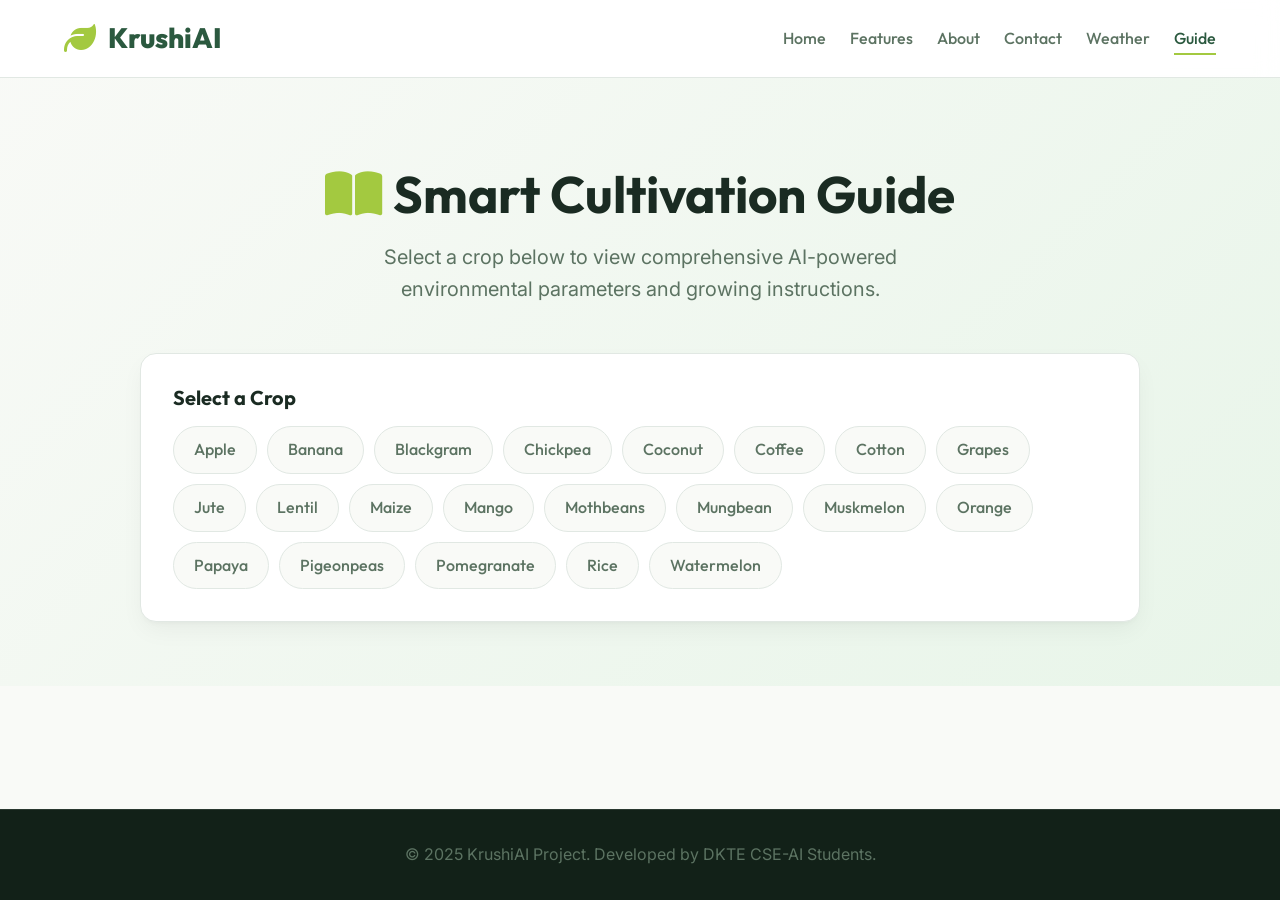
<file: guide/index.html>
<!DOCTYPE html>
<html lang="en">
<head>
    <meta charset="UTF-8">
    <meta name="viewport" content="width=device-width, initial-scale=1.0">
    <title>Smart Farming Guide - KrushiAI</title>
    <!-- Google Fonts -->
    <link href="https://fonts.googleapis.com/css2?family=Outfit:wght@400;500;600;700;800&family=Inter:wght@400;500;600&display=swap" rel="stylesheet">
    <!-- FontAwesome -->
    <link rel="stylesheet" href="https://cdnjs.cloudflare.com/ajax/libs/font-awesome/6.4.0/css/all.min.css">
    
    <style>
        /* Design System / Tokens */
        :root {
            --primary-color: #2B593F;
            --secondary-color: #4E8752;
            --accent-color: #A3C940;
            --bg-color: #F9FAF7;
            --surface-color: #FFFFFF;
            --text-primary: #1A2B22;
            --text-muted: #5C7362;
            --border-color: #E1E8E3;

            --font-headings: 'Outfit', sans-serif;
            --font-body: 'Inter', sans-serif;

            --space-xs: 4px;
            --space-sm: 8px;
            --space-md: 16px;
            --space-lg: 24px;
            --space-xl: 32px;
            --space-2xl: 48px;
            --space-3xl: 64px;

            --radius-md: 12px;
            --radius-lg: 16px;
            --radius-full: 9999px;

            --shadow-md: 0 4px 6px -1px rgba(0, 0, 0, 0.05), 0 2px 4px -2px rgba(0, 0, 0, 0.05);
            --shadow-lg: 0 10px 25px -3px rgba(0, 0, 0, 0.05), 0 4px 6px -4px rgba(0, 0, 0, 0.05);
        }

        /* Reset & Base */
        * { margin: 0; padding: 0; box-sizing: border-box; scroll-behavior: smooth; }
        body { font-family: var(--font-body); background-color: var(--bg-color); color: var(--text-primary); line-height: 1.6; overflow-x: hidden; display: flex; flex-direction: column; min-height: 100vh;}
        a { text-decoration: none; color: inherit; }
        ul { list-style: none; }
        
        h1, h2, h3, h4 { font-family: var(--font-headings); line-height: 1.2; color: var(--text-primary); }
        p { color: var(--text-muted); }

        .container { max-width: 1280px; margin: 0 auto; width: 100%; padding: 0 5%; }
        .section { padding: var(--space-3xl) 0; }

        /* Navigation */
        .header { position: fixed; top: 0; left: 0; width: 100%; background: rgba(255, 255, 255, 0.95); backdrop-filter: blur(10px); display: flex; justify-content: space-between; align-items: center; padding: var(--space-md) 5%; z-index: 1000; border-bottom: 1px solid var(--border-color); transition: all 0.3s ease; }
        .header.scrolled { padding: var(--space-sm) 5%; box-shadow: var(--shadow-md); }
        .logo { display: flex; align-items: center; gap: 12px; color: var(--primary-color); font-family: var(--font-headings); font-size: 1.75rem; font-weight: 800; }
        .logo i { color: var(--accent-color); font-size: 2rem; }
        .navbar { display: flex; gap: var(--space-lg); align-items: center; }
        .navbar a { font-family: var(--font-headings); font-weight: 500; color: var(--text-muted); transition: color 0.3s ease; position: relative; }
        .navbar a:hover, .navbar a.active { color: var(--primary-color); }
        .navbar a::after { content: ''; position: absolute; bottom: -4px; left: 0; width: 0%; height: 2px; background: var(--accent-color); transition: width 0.3s ease; }
        .navbar a:hover::after, .navbar a.active::after { width: 100%; }
        .menu-btn { display: none; font-size: 1.5rem; color: var(--primary-color); cursor: pointer; }

        /* Guide Hero Section */
        .guide-hero {
            padding-top: calc(100px + var(--space-3xl));
            padding-bottom: var(--space-3xl);
            background: linear-gradient(135deg, var(--bg-color) 0%, #E8F5E9 100%);
            text-align: center;
        }

        .guide-hero h1 { font-size: clamp(2.5rem, 4vw, 3.5rem); margin-bottom: var(--space-md); }
        .guide-hero h1 i { color: var(--accent-color); }
        .guide-hero p { font-size: 1.25rem; max-width: 600px; margin: 0 auto var(--space-2xl); }

        /* Custom Selector Grid */
        .crop-selector-container {
            max-width: 1000px;
            margin: 0 auto;
            background: var(--surface-color);
            border-radius: var(--radius-lg);
            padding: var(--space-xl);
            box-shadow: var(--shadow-lg);
            border: 1px solid var(--border-color);
        }

        .crop-selector-container h3 {
            text-align: left; margin-bottom: var(--space-md); font-size: 1.25rem;
        }

        .crop-pills {
            display: flex; flex-wrap: wrap; gap: 10px;
        }

        .crop-pill {
            padding: 10px 20px;
            border-radius: var(--radius-full);
            background: var(--bg-color);
            border: 1px solid var(--border-color);
            font-family: var(--font-headings);
            font-weight: 500;
            cursor: pointer;
            transition: all 0.2s ease;
            color: var(--text-muted);
            user-select: none;
        }

        .crop-pill:hover {
            border-color: var(--primary-color);
            color: var(--primary-color);
        }

        .crop-pill.active {
            background: var(--primary-color);
            color: white;
            border-color: var(--primary-color);
            box-shadow: var(--shadow-md);
        }

        /* Result Panel */
        .crop-result-panel {
            max-width: 1000px;
            margin: var(--space-2xl) auto 0;
            background: var(--surface-color);
            border-radius: var(--radius-lg);
            box-shadow: var(--shadow-lg);
            border: 1px solid var(--accent-color);
            overflow: hidden;
            display: none; /* hidden initially until selection */
        }

        .result-header {
            background: linear-gradient(135deg, var(--primary-color) 0%, var(--secondary-color) 100%);
            color: white;
            padding: var(--space-xl) var(--space-2xl);
            display: flex;
            align-items: center;
            gap: 16px;
        }

        .result-header h2 { color: white; margin: 0; font-size: 2rem;}
        .result-header i { font-size: 2.5rem; color: var(--accent-color); }

        .result-body { padding: var(--space-2xl); }
        .result-body .desc { font-size: 1.125rem; margin-bottom: var(--space-2xl); font-weight: 500; color: var(--text-primary); }

        .metrics-grid {
            display: grid;
            grid-template-columns: repeat(auto-fit, minmax(200px, 1fr));
            gap: var(--space-md);
            margin-bottom: var(--space-2xl);
        }

        .metric-card {
            background: var(--bg-color);
            padding: var(--space-lg);
            border-radius: var(--radius-md);
            border: 1px solid var(--border-color);
            display: flex; flex-direction: column; align-items: flex-start; gap: 8px;
        }
        .metric-card i { font-size: 1.5rem; color: var(--secondary-color); }
        .metric-lbl { font-size: 0.9rem; color: var(--text-muted); text-transform: uppercase; letter-spacing: 0.5px; font-weight: 600;}
        .metric-val { font-size: 1.25rem; font-weight: 700; color: var(--text-primary); font-family: var(--font-headings);}

        .tips-section {
            background: rgba(163, 201, 64, 0.1);
            padding: var(--space-xl);
            border-radius: var(--radius-md);
            border-left: 4px solid var(--accent-color);
        }
        .tips-section h4 { margin-bottom: 8px; display: flex; align-items: center; gap: 8px; color: var(--primary-color);}

        /* Footer */
        .footer { background-color: #122118; color: rgba(255, 255, 255, 0.7); padding: var(--space-xl) 5%; text-align: center; border-top: 1px solid rgba(255,255,255,0.1); margin-top: auto; }

        @media (max-width: 768px) {
            .navbar { position: fixed; top: 70px; left: -100%; width: 100%; height: calc(100vh - 70px); background: white; flex-direction: column; justify-content: center; gap: var(--space-xl); transition: left 0.4s ease; box-shadow: var(--shadow-lg); }
            .navbar.active { left: 0; }
            .menu-btn { display: block; }
            .result-body { padding: var(--space-xl) var(--space-md); }
            .guide-hero h1 { font-size: 2rem; }
        }
    </style>
</head>
<body>

    <!-- Header -->
    <header class="header" id="header">
        <a href="../index.html" class="logo">
            <i class="fas fa-leaf"></i> KrushiAI
        </a>
        <nav class="navbar" id="navbar">
            <a href="../index.html">Home</a>
            <a href="../index.html#features">Features</a>
            <a href="../index.html#about">About</a>
            <a href="../contact/index.html">Contact</a>
            <a href="../KrushiAI-Weather-Forecast/index.html">Weather</a>
            <a href="index.html" class="active">Guide</a>
        </nav>
        <div class="menu-btn" id="menu-btn"><i class="fas fa-bars"></i></div>
    </header>

    <div class="guide-hero">
        <div class="container">
            <h1><i class="fas fa-book-open"></i> Smart Cultivation Guide</h1>
            <p>Select a crop below to view comprehensive AI-powered environmental parameters and growing instructions.</p>
            
            <div class="crop-selector-container">
                <h3>Select a Crop</h3>
                <div class="crop-pills" id="cropPillsBlock">
                    <!-- Javascript populates this -->
                </div>
            </div>

            <!-- Detailed Result Display -->
            <div class="crop-result-panel" id="resultPanel">
                <div class="result-header">
                    <i class="fas fa-seedling"></i>
                    <h2 id="r-title">Crop Name</h2>
                </div>
                <div class="result-body">
                    <p class="desc" id="r-desc">Description of crop goes here.</p>
                    
                    <div class="metrics-grid">
                        <div class="metric-card">
                            <i class="fas fa-cubes"></i>
                            <span class="metric-lbl">Nitrogen (N)</span>
                            <span class="metric-val" id="r-n">0</span>
                        </div>
                        <div class="metric-card">
                            <i class="fas fa-cubes"></i>
                            <span class="metric-lbl">Phosphorus (P)</span>
                            <span class="metric-val" id="r-p">0</span>
                        </div>
                        <div class="metric-card">
                            <i class="fas fa-cubes"></i>
                            <span class="metric-lbl">Potassium (K)</span>
                            <span class="metric-val" id="r-k">0</span>
                        </div>
                        <div class="metric-card">
                            <i class="fas fa-temperature-half"></i>
                            <span class="metric-lbl">Temperature</span>
                            <span class="metric-val" id="r-temp">0°C</span>
                        </div>
                        <div class="metric-card">
                            <i class="fas fa-droplet"></i>
                            <span class="metric-lbl">Humidity</span>
                            <span class="metric-val" id="r-hum">0%</span>
                        </div>
                        <div class="metric-card">
                            <i class="fas fa-vial"></i>
                            <span class="metric-lbl">pH Level</span>
                            <span class="metric-val" id="r-ph">0</span>
                        </div>
                        <div class="metric-card">
                            <i class="fas fa-cloud-rain"></i>
                            <span class="metric-lbl">Rainfall</span>
                            <span class="metric-val" id="r-rain">0 mm</span>
                        </div>
                    </div>

                    <div class="tips-section">
                        <h4><i class="fas fa-lightbulb"></i> Cultivation Tips</h4>
                        <p id="r-tips">Tips go here.</p>
                    </div>
                </div>
            </div>
        </div>
    </div>


    <footer class="footer">
        <div class="container">
            <p>&copy; 2025 KrushiAI Project. Developed by DKTE CSE-AI Students.</p>
        </div>
    </footer>

    <script>
        const cropData = [
            {
                name: "Apple", n: "20.80", p: "134.22", k: "199.89", temp: "22.63", hum: "92.33", ph: "5.93", rain: "112.65",
                desc: "Apples are one of the most widely cultivated tree fruits. They require well-drained soil with moderate fertility and benefit from regular pruning to maintain productivity.",
                tips: "Ensure proper spacing between trees, implement a regular pruning schedule, and monitor for common pests like apple maggots and codling moths."
            },
            {
                name: "Banana", n: "100.23", p: "82.01", k: "50.05", temp: "27.38", hum: "80.36", ph: "5.98", rain: "104.63",
                desc: "Bananas are tropical fruits that grow on large herbaceous plants. They require consistent moisture and warm temperatures to thrive.",
                tips: "Protect plants from strong winds, ensure adequate drainage, and apply mulch to retain soil moisture and suppress weeds."
            },
            {
                name: "Blackgram", n: "40.02", p: "67.47", k: "19.24", temp: "29.97", hum: "65.12", ph: "7.13", rain: "67.88",
                desc: "Blackgram (Urad dal) is a pulse crop rich in protein. It's drought-resistant and can be grown in various soil types.",
                tips: "Sow seeds at the right depth, maintain proper spacing, and implement timely weed control measures for optimal yield."
            },
            {
                name: "Chickpea", n: "40.09", p: "67.79", k: "79.92", temp: "18.87", hum: "16.86", ph: "7.34", rain: "80.06",
                desc: "Chickpeas are legumes that fix nitrogen in the soil. They prefer well-drained soils and moderate temperatures.",
                tips: "Avoid waterlogging, practice crop rotation, and monitor for pod borers which are common pests for chickpeas."
            },
            {
                name: "Coconut", n: "21.98", p: "16.93", k: "30.59", temp: "27.41", hum: "94.84", ph: "5.98", rain: "175.69",
                desc: "Coconut palms are tropical trees that produce the versatile coconut fruit. They thrive in coastal areas with sandy soil.",
                tips: "Ensure adequate spacing between trees (7-9 meters), provide irrigation during dry periods, and apply balanced fertilizers."
            },
            {
                name: "Coffee", n: "101.20", p: "28.74", k: "29.94", temp: "25.54", hum: "58.87", ph: "6.81", rain: "158.07",
                desc: "Coffee plants are woody perennials that produce the beans used to make coffee beverages. They prefer shade and high altitudes.",
                tips: "Provide shade trees for young plants, implement regular pruning, and maintain soil fertility through organic matter additions."
            },
            {
                name: "Cotton", n: "117.77", p: "46.24", k: "19.56", temp: "23.99", hum: "79.84", ph: "6.92", rain: "80.09",
                desc: "Cotton is a fiber crop grown worldwide. It requires a long frost-free period and abundant sunshine.",
                tips: "Practice crop rotation to prevent pest buildup, monitor for bollworms, and ensure timely irrigation during flowering and boll formation."
            },
            {
                name: "Grapes", n: "23.18", p: "132.53", k: "200.11", temp: "23.87", hum: "81.87", ph: "6.25", rain: "69.91",
                desc: "Grapes are woody vines that produce fruit clusters. They require well-drained soil and full sun exposure.",
                tips: "Implement a trellis system for support, practice regular pruning to manage growth, and monitor for powdery mildew and other fungal diseases."
            },
            {
                name: "Jute", n: "78.40", p: "46.86", k: "39.99", temp: "24.96", hum: "79.64", ph: "6.73", rain: "174.79",
                desc: "Jute is a fiber crop that thrives in hot, humid conditions. It's often grown in rotation with rice.",
                tips: "Ensure proper field preparation, maintain adequate soil moisture, and harvest at the right time when plants start flowering."
            },
            {
                name: "Lentil", n: "18.77", p: "68.36", k: "19.41", temp: "24.51", hum: "64.80", ph: "6.99", rain: "45.68",
                desc: "Lentils are small legumes that fix nitrogen in the soil. They're drought-tolerant and grow well in cooler conditions.",
                tips: "Sow at the right time to avoid frost damage, ensure proper weed control, and monitor for aphids and other pests."
            },
            {
                name: "Maize", n: "77.76", p: "48.44", k: "19.79", temp: "22.61", hum: "65.92", ph: "6.26", rain: "84.76",
                desc: "Maize (corn) is a cereal grain that requires full sun and fertile soil. It's sensitive to frost and drought.",
                tips: "Plant in blocks rather than single rows for better pollination, ensure adequate nitrogen, and monitor for corn borers and earworms."
            },
            {
                name: "Mango", n: "20.07", p: "27.18", k: "29.92", temp: "31.90", hum: "50.05", ph: "5.77", rain: "94.99",
                desc: "Mangoes are tropical fruit trees that produce sweet, juicy fruits. They require a distinct dry season for flowering.",
                tips: "Prune young trees to establish a strong framework, protect from frost, and implement fruit fly management strategies."
            },
            {
                name: "Mothbeans", n: "21.44", p: "48.01", k: "20.23", temp: "28.52", hum: "53.16", ph: "6.85", rain: "51.22",
                desc: "Mothbeans are drought-resistant legumes that grow well in arid and semi-arid regions. They improve soil fertility.",
                tips: "Prepare the field properly, maintain optimal plant density, and practice timely harvesting to prevent shattering."
            },
            {
                name: "Mungbean", n: "20.99", p: "47.28", k: "19.87", temp: "28.27", hum: "85.95", ph: "6.74", rain: "48.44",
                desc: "Mungbeans are small green legumes that fix nitrogen. They're fast-growing and can be used as a cover crop.",
                tips: "Ensure proper seed treatment before sowing, maintain adequate soil moisture during flowering, and harvest promptly when pods mature."
            },
            {
                name: "Muskmelon", n: "100.32", p: "17.72", k: "50.08", temp: "28.66", hum: "92.34", ph: "6.36", rain: "24.69",
                desc: "Muskmelons are vining fruits that require warm temperatures and full sun. They're sensitive to frost and cold soil.",
                tips: "Use plastic mulch to warm soil and suppress weeds, provide support for vines, and ensure consistent moisture during fruit development."
            },
            {
                name: "Orange", n: "19.58", p: "16.55", k: "10.01", temp: "22.77", hum: "92.50", ph: "7.01", rain: "110.41",
                desc: "Oranges are citrus fruits that grow on evergreen trees. They require good drainage and protection from strong winds.",
                tips: "Implement proper pruning techniques, ensure adequate nutrition especially micronutrients, and monitor for citrus pests like scale insects."
            },
            {
                name: "Papaya", n: "49.88", p: "59.05", k: "50.04", temp: "33.72", hum: "92.40", ph: "6.74", rain: "142.63",
                desc: "Papayas are fast-growing tropical fruits that produce year-round. They're sensitive to frost and waterlogging.",
                tips: "Plant in well-drained soil, provide wind protection, and monitor for papaya ringspot virus which can severely impact production."
            },
            {
                name: "Pigeonpeas", n: "20.73", p: "67.73", k: "20.29", temp: "27.74", hum: "48.06", ph: "5.79", rain: "149.46",
                desc: "Pigeonpeas are drought-resistant legumes that can grow in poor soils. They're often intercropped with cereals.",
                tips: "Practice proper spacing for intercropping systems, implement timely weed control, and monitor for pod borers and pod flies."
            },
            {
                name: "Pomegranate", n: "18.87", p: "18.75", k: "40.21", temp: "21.84", hum: "90.13", ph: "6.43", rain: "107.53",
                desc: "Pomegranates are fruit-bearing shrubs that thrive in hot, dry climates. They're drought-tolerant once established.",
                tips: "Prune to maintain an open canopy structure, ensure adequate potassium for fruit development, and protect from fruit cracking during ripening."
            },
            {
                name: "Rice", n: "79.89", p: "47.58", k: "39.87", temp: "23.69", hum: "82.27", ph: "6.43", rain: "236.18",
                desc: "Rice is a staple grain crop grown in flooded fields called paddies. It requires abundant water and warm temperatures.",
                tips: "Maintain proper water management, implement integrated pest management for rice pests, and ensure timely transplanting for optimal yields."
            },
            {
                name: "Watermelon", n: "99.77", p: "17.21", k: "39.61", temp: "26.00", hum: "85.76", ph: "6.47", rain: "55.71",
                desc: "Watermelons are vining fruits that require warm temperatures, full sun, and plenty of space to grow.",
                tips: "Plant in well-drained soil, provide consistent moisture during vine growth and fruit development, and use mulch to suppress weeds and conserve moisture."
            }
        ];

        document.addEventListener('DOMContentLoaded', () => {
            const menuBtn = document.getElementById('menu-btn');
            const navbar = document.getElementById('navbar');
            const header = document.getElementById('header');

            menuBtn.addEventListener('click', () => {
                navbar.classList.toggle('active');
                const i = menuBtn.querySelector('i');
                if(navbar.classList.contains('active')) {
                    i.classList.remove('fa-bars');
                    i.classList.add('fa-times');
                } else {
                    i.classList.remove('fa-times');
                    i.classList.add('fa-bars');
                }
            });

            window.addEventListener('scroll', () => {
                if (window.scrollY > 50) header.classList.add('scrolled');
                else header.classList.remove('scrolled');
            });

            // Populate selector
            const pillsBlock = document.getElementById('cropPillsBlock');
            cropData.forEach(crop => {
                const pill = document.createElement('div');
                pill.className = 'crop-pill';
                pill.textContent = crop.name;
                pill.addEventListener('click', () => selectCrop(crop.name, pill));
                pillsBlock.appendChild(pill);
            });
        });

        function selectCrop(cropName, pillElement) {
            // Update active pill
            document.querySelectorAll('.crop-pill').forEach(p => p.classList.remove('active'));
            if(pillElement) pillElement.classList.add('active');

            const crop = cropData.find(c => c.name === cropName);
            if(!crop) return;

            // Populate UI
            document.getElementById('resultPanel').style.display = 'block';
            document.getElementById('r-title').textContent = crop.name;
            document.getElementById('r-desc').textContent = crop.desc;
            
            document.getElementById('r-n').textContent = crop.n + " kg/ha";
            document.getElementById('r-p').textContent = crop.p + " kg/ha";
            document.getElementById('r-k').textContent = crop.k + " kg/ha";
            document.getElementById('r-temp').textContent = crop.temp + "°C";
            document.getElementById('r-hum').textContent = crop.hum + "%";
            document.getElementById('r-ph').textContent = crop.ph;
            document.getElementById('r-rain').textContent = crop.rain + " mm";
            
            document.getElementById('r-tips').textContent = crop.tips;

            // smooth scroll into view
            setTimeout(() => {
                const yOffset = -100; 
                const element = document.getElementById('resultPanel');
                const y = element.getBoundingClientRect().top + window.pageYOffset + yOffset;
                window.scrollTo({top: y, behavior: 'smooth'});
            }, 100);
        }
    </script>
</body>
</html>
</file>
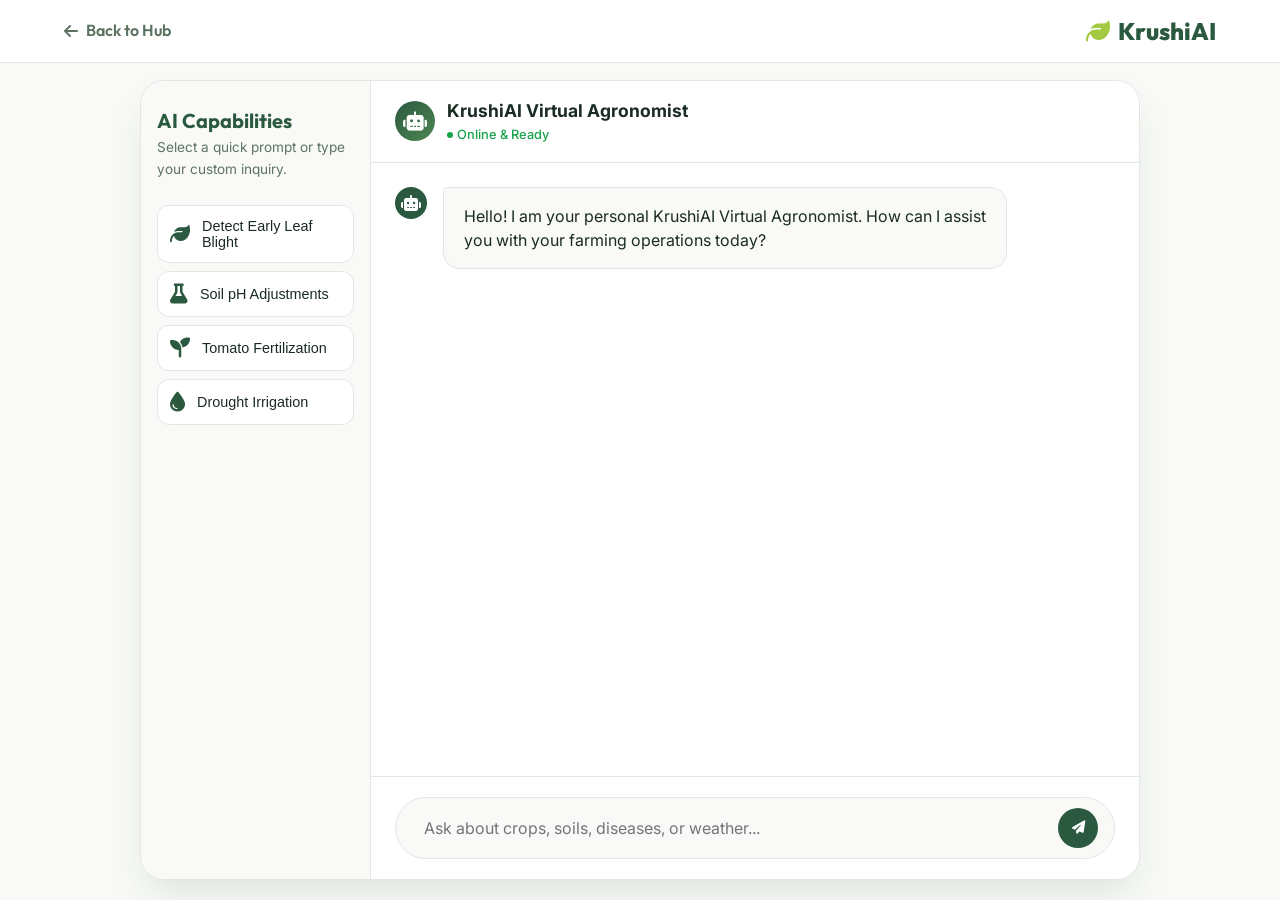
<file: KrushiAI-Chatbot/index.html>
<!DOCTYPE html>
<html lang="en">
<head>
    <meta charset="UTF-8">
    <meta name="viewport" content="width=device-width, initial-scale=1.0">
    <title>AI Consultant - KrushiAI</title>
    <!-- Google Fonts -->
    <link href="https://fonts.googleapis.com/css2?family=Outfit:wght@400;500;600;700;800&family=Inter:wght@400;500;600&display=swap" rel="stylesheet">
    <!-- FontAwesome -->
    <link rel="stylesheet" href="https://cdnjs.cloudflare.com/ajax/libs/font-awesome/6.4.0/css/all.min.css">
    
    <style>
        :root {
            --primary-color: #2B593F;
            --secondary-color: #4E8752;
            --accent-color: #A3C940;
            --bg-color: #F9FAF7;
            --surface-color: #FFFFFF;
            --text-primary: #1A2B22;
            --text-muted: #5C7362;
            --border-color: #E1E8E3;
            
            --success: #16A34A;
            --error: #DC2626;

            --font-headings: 'Outfit', sans-serif;
            --font-body: 'Inter', sans-serif;

            --radius-md: 12px;
            --radius-lg: 16px;
            --radius-xl: 24px;
            --radius-full: 9999px;

            --shadow-md: 0 4px 6px -1px rgba(0, 0, 0, 0.05), 0 2px 4px -2px rgba(0, 0, 0, 0.05);
            --shadow-float: 0 20px 40px -10px rgba(43, 89, 63, 0.15);
        }

        * { margin: 0; padding: 0; box-sizing: border-box; }
        body { font-family: var(--font-body); background-color: var(--bg-color); color: var(--text-primary); line-height: 1.6; min-height: 100vh; display: flex; flex-direction: column; overflow: hidden; /* Prevent body scrolling so chat flex takes over */ }
        a { text-decoration: none; color: inherit; }
        
        .container { max-width: 1280px; margin: 0 auto; width: 100%; padding: 0 5%; }
        
        /* Navigation (Condensed for app view) */
        .header { position: fixed; top: 0; left: 0; width: 100%; background: rgba(255, 255, 255, 0.95); backdrop-filter: blur(10px); display: flex; justify-content: space-between; align-items: center; padding: 12px 5%; z-index: 1000; border-bottom: 1px solid var(--border-color); }
        .logo { display: flex; align-items: center; gap: 8px; color: var(--primary-color); font-family: var(--font-headings); font-size: 1.5rem; font-weight: 800; }
        .logo i { color: var(--accent-color); font-size: 1.5rem; }
        .back-link { font-family: var(--font-headings); font-weight: 600; color: var(--text-muted); display: flex; align-items: center; gap: 8px; transition: color 0.3s; }
        .back-link:hover { color: var(--primary-color); }

        /* Chat Layout */
        .chat-app {
            display: flex;
            background: var(--surface-color);
            border: 1px solid var(--border-color);
            border-radius: var(--radius-xl);
            margin: 80px auto 20px;
            max-width: 1000px;
            height: calc(100vh - 100px);
            box-shadow: var(--shadow-float);
            overflow: hidden;
        }

        .chat-sidebar {
            width: 280px;
            background: var(--bg-color);
            border-right: 1px solid var(--border-color);
            padding: 24px 16px;
            display: flex;
            flex-direction: column;
        }

        .sidebar-header {
            margin-bottom: 24px;
        }
        .sidebar-header h2 { font-family: var(--font-headings); font-size: 1.25rem; color: var(--primary-color); }
        .sidebar-header p { font-size: 0.85rem; color: var(--text-muted); }

        .suggested-prompts { display: flex; flex-direction: column; gap: 8px; }
        .prompt-btn {
            background: var(--surface-color);
            border: 1px solid var(--border-color);
            border-radius: var(--radius-md);
            padding: 12px;
            text-align: left;
            font-size: 0.9rem;
            color: var(--text-primary);
            cursor: pointer;
            transition: all 0.2s;
            display: flex;
            align-items: center;
            gap: 12px;
        }
        .prompt-btn:hover {
            border-color: var(--accent-color);
            background: rgba(163, 201, 64, 0.05);
            transform: translateY(-2px);
        }
        .prompt-btn i { color: var(--primary-color); font-size: 1.25rem; }

        /* Main Chat Area */
        .chat-main {
            flex-grow: 1;
            display: flex;
            flex-direction: column;
            background: var(--surface-color);
        }

        .chat-header {
            padding: 16px 24px;
            border-bottom: 1px solid var(--border-color);
            display: flex;
            align-items: center;
            gap: 12px;
        }
        .ai-avatar {
            width: 40px; height: 40px; border-radius: 50%;
            background: linear-gradient(135deg, var(--primary-color), var(--secondary-color));
            display: flex; align-items: center; justify-content: center; color: white; font-size: 1.2rem;
        }
        .ai-info h3 { font-size: 1.1rem; margin-bottom: 0; }
        .ai-info span { font-size: 0.8rem; color: var(--success); font-weight: 500; display: flex; align-items: center; gap: 4px; }
        .ai-info span::before { content: ''; width: 6px; height: 6px; background: var(--success); border-radius: 50%; }

        .chat-messages {
            flex-grow: 1;
            padding: 24px;
            overflow-y: auto;
            display: flex;
            flex-direction: column;
            gap: 24px;
        }

        .message {
            display: flex;
            gap: 16px;
            max-width: 85%;
        }

        .message.user { align-self: flex-end; flex-direction: row-reverse; }
        .message.bot { align-self: flex-start; }

        .msg-icon {
            width: 32px; height: 32px; border-radius: 50%; flex-shrink: 0;
            display: flex; align-items: center; justify-content: center;
        }
        .message.bot .msg-icon { background: var(--primary-color); color: white; }
        .message.user .msg-icon { background: var(--bg-color); color: var(--primary-color); border: 1px solid var(--border-color); }

        .msg-bubble {
            padding: 16px 20px;
            border-radius: var(--radius-lg);
            font-size: 1rem;
            line-height: 1.5;
        }
        .message.bot .msg-bubble { background: var(--bg-color); color: var(--text-primary); border-top-left-radius: 4px; border: 1px solid var(--border-color); }
        .message.user .msg-bubble { background: var(--primary-color); color: white; border-top-right-radius: 4px; }

        .msg-bubble strong { color: inherit; font-weight: 700; }
        .msg-bubble ul { margin-left: 20px; margin-top: 8px; margin-bottom: 8px;}
        .message.bot .msg-bubble ul li { margin-bottom: 4px; }

        /* Input Area */
        .chat-input-container {
            padding: 20px 24px;
            background: var(--surface-color);
            border-top: 1px solid var(--border-color);
        }

        .chat-input-wrapper {
            display: flex;
            align-items: center;
            background: var(--bg-color);
            border: 1px solid var(--border-color);
            border-radius: var(--radius-full);
            padding: 8px 16px;
            transition: all 0.3s;
        }
        .chat-input-wrapper:focus-within { border-color: var(--primary-color); box-shadow: 0 0 0 3px rgba(43, 89, 63, 0.1); background: var(--surface-color); }

        .chat-input-wrapper input {
            flex-grow: 1;
            border: none;
            background: transparent;
            padding: 12px;
            font-family: var(--font-body);
            font-size: 1rem;
            outline: none;
            color: var(--text-primary);
        }

        .btn-send {
            width: 40px; height: 40px;
            border-radius: 50%;
            border: none;
            background: var(--primary-color);
            color: white;
            display: flex; align-items: center; justify-content: center;
            cursor: pointer;
            transition: all 0.2s;
        }
        .btn-send:hover:not(:disabled) { background: var(--secondary-color); transform: scale(1.05); }
        .btn-send:disabled { background: var(--border-color); color: var(--text-muted); cursor: not-allowed; }

        /* Typing indicator */
        .typing-indicator { display: flex; gap: 4px; padding: 8px 0; }
        .typing-dot { width: 8px; height: 8px; background: var(--text-muted); border-radius: 50%; animation: typing 1.4s infinite ease-in-out both; }
        .typing-dot:nth-child(1) { animation-delay: -0.32s; }
        .typing-dot:nth-child(2) { animation-delay: -0.16s; }

        @keyframes typing { 0%, 80%, 100% { transform: scale(0); } 40% { transform: scale(1); } }

        @media (max-width: 768px) {
            .chat-sidebar { display: none; }
            .chat-app { margin: 60px 0 0; height: calc(100vh - 60px); border-radius: 0; border: none;}
        }
    </style>
</head>
<body>

    <!-- Header -->
    <header class="header">
        <a href="../index.html" class="back-link"><i class="fas fa-arrow-left"></i> Back to Hub</a>
        <a href="../index.html" class="logo">
            <i class="fas fa-leaf"></i> KrushiAI
        </a>
    </header>

    <div class="chat-app">
        <!-- Sidebar -->
        <div class="chat-sidebar">
            <div class="sidebar-header">
                <h2>AI Capabilities</h2>
                <p>Select a quick prompt or type your custom inquiry.</p>
            </div>
            <div class="suggested-prompts">
                <button class="prompt-btn" onclick="document.getElementById('messageInput').value='What are the initial signs of leaf blight?'; sendMessage();">
                    <i class="fas fa-leaf"></i> <span>Detect Early Leaf Blight</span>
                </button>
                <button class="prompt-btn" onclick="document.getElementById('messageInput').value='How to lower soil pH safely?'; sendMessage();">
                    <i class="fas fa-flask"></i> <span>Soil pH Adjustments</span>
                </button>
                <button class="prompt-btn" onclick="document.getElementById('messageInput').value='Best fertilizer for flowering stage of tomatoes?'; sendMessage();">
                    <i class="fas fa-seedling"></i> <span>Tomato Fertilization</span>
                </button>
                <button class="prompt-btn" onclick="document.getElementById('messageInput').value='How often should I water during drought scenarios?'; sendMessage();">
                    <i class="fas fa-droplet"></i> <span>Drought Irrigation</span>
                </button>
            </div>
        </div>

        <!-- Main Chat -->
        <div class="chat-main">
            <div class="chat-header">
                <div class="ai-avatar"><i class="fas fa-robot"></i></div>
                <div class="ai-info">
                    <h3>KrushiAI Virtual Agronomist</h3>
                    <span>Online & Ready</span>
                </div>
            </div>

            <div class="chat-messages" id="chatContainer">
                <!-- Initial Welcome -->
                <div class="message bot">
                    <div class="msg-icon"><i class="fas fa-robot"></i></div>
                    <div class="msg-bubble">
                        Hello! I am your personal KrushiAI Virtual Agronomist. How can I assist you with your farming operations today?
                    </div>
                </div>
            </div>

            <div class="chat-input-container">
                <div class="chat-input-wrapper">
                    <input type="text" id="messageInput" placeholder="Ask about crops, soils, diseases, or weather..." autocomplete="off">
                    <button id="sendButton" class="btn-send"><i class="fas fa-paper-plane"></i></button>
                </div>
            </div>
        </div>
    </div>
    <script>
        const API_URL = 'http://localhost:8001/api/chat';
        const chatContainer = document.getElementById('chatContainer');
        const messageInput = document.getElementById('messageInput');
        const sendButton = document.getElementById('sendButton');

        let conversationHistory = [];

        function formatMessageContent(text) {
            let formatted = text.replace(/\*\*(.*?)\*\*/g, '<strong>$1</strong>');
            formatted = formatted.replace(/- (.*?)(\n|$)/g, '<li>$1</li>');
            if (formatted.includes('<li>')) {
                formatted = formatted.replace(/(<li>.*<\/li>)/s, '<ul>$1</ul>');
            }
            formatted = formatted.replace(/\n\n/g, '<br><br>');
            return formatted;
        }

        function scrollToBottom() {
            chatContainer.scrollTo({ top: chatContainer.scrollHeight, behavior: 'smooth' });
        }

        function addMessage(content, isUser = false) {
            const wrapper = document.createElement('div');
            wrapper.className = `message ${isUser ? 'user' : 'bot'}`;

            const iconHtml = isUser ? '<i class="fas fa-user"></i>' : '<i class="fas fa-robot"></i>';
            const contentHtml = isUser ? content : formatMessageContent(content); // User is raw text

            wrapper.innerHTML = `
                <div class="msg-icon">${iconHtml}</div>
                <div class="msg-bubble">${contentHtml}</div>
            `;
            
            chatContainer.appendChild(wrapper);
            scrollToBottom();
        }

        function showTyping() {
            const wrapper = document.createElement('div');
            wrapper.className = 'message bot';
            wrapper.id = 'typingIndicator';
            wrapper.innerHTML = `
                <div class="msg-icon"><i class="fas fa-robot"></i></div>
                <div class="msg-bubble">
                    <div class="typing-indicator">
                        <div class="typing-dot"></div><div class="typing-dot"></div><div class="typing-dot"></div>
                    </div>
                </div>
            `;
            chatContainer.appendChild(wrapper);
            scrollToBottom();
        }

        function removeTyping() {
            const ind = document.getElementById('typingIndicator');
            if (ind) ind.remove();
        }

        async function sendMessage() {
            const message = messageInput.value.trim();
            if (!message) return;

            addMessage(message, true);
            messageInput.value = '';
            sendButton.disabled = true;

            conversationHistory.push({ role: 'user', content: message });
            showTyping();

            try {
                const response = await fetch(API_URL, {
                    method: 'POST',
                    headers: {
                        'Content-Type': 'application/json',
                        'Accept': 'application/json'
                    },
                    body: JSON.stringify({
                        model: 'meta/llama-3.1-8b-instruct',
                        messages: [
                            {
                                role: 'system',
                                content: 'You are Krushi AI, a helpful, polite, and advanced assistant specialized in farming and agriculture. Provide practical, accurate, and structured advice to farmers. Use markdown bolding and bullet points to format your responses cleanly.'
                            },
                            ...conversationHistory
                        ],
                        temperature: 0.7,
                        max_tokens: 1000
                    })
                });

                removeTyping();

                if (!response.ok) {
                    throw new Error(`API Error: ${response.status}`);
                }

                const data = await response.json();
                
                if (!data.choices || !data.choices[0] || !data.choices[0].message) {
                    throw new Error('Invalid Architecture');
                }
                
                const aiMessage = data.choices[0].message.content;
                conversationHistory.push({ role: 'assistant', content: aiMessage });
                
                addMessage(aiMessage, false);

            } catch (error) {
                removeTyping();
                console.error(error);
                
                let errorMessage = 'Sorry, I encountered an error communicating with my brain. ';
                if (error.message.includes('401')) errorMessage += 'API authentication failed.';
                else if (error.message.includes('429')) errorMessage += 'Too many requests. Please wait a moment.';
                else errorMessage += 'Please make sure my backend proxy is running via python server.py!';
                
                addMessage(errorMessage, false);
            } finally {
                sendButton.disabled = false;
                messageInput.focus();
            }
        }

        // Make sure elements exist before attaching listeners
        document.addEventListener('DOMContentLoaded', () => {
            const sendBtn = document.getElementById('sendButton');
            const msgInput = document.getElementById('messageInput');
            
            if(sendBtn && msgInput) {
                sendBtn.addEventListener('click', sendMessage);
                msgInput.addEventListener('keypress', (e) => {
                    if (e.key === 'Enter') sendMessage();
                });
            }
        });
        
    </script>
</body>
</html>
</file>
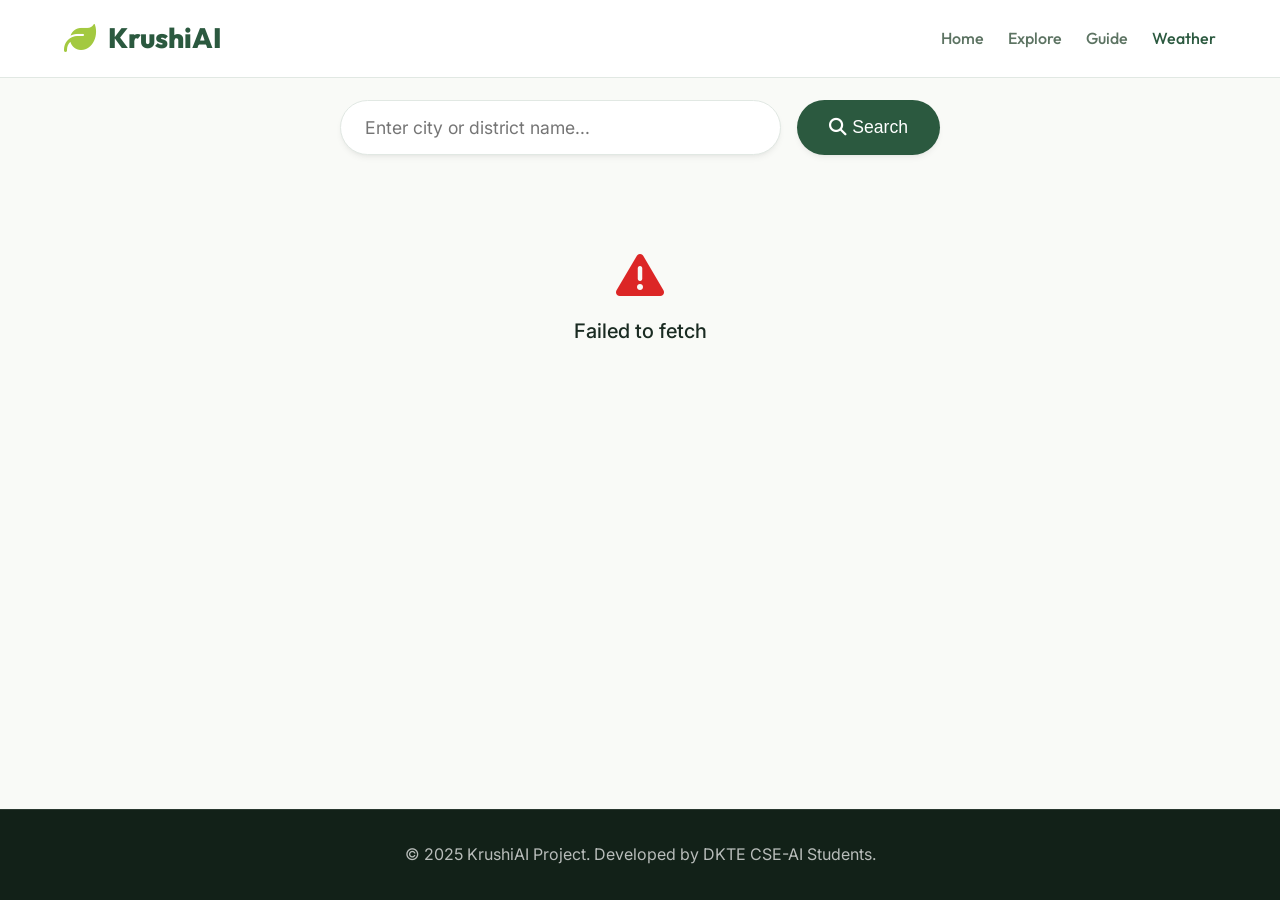
<file: KrushiAI-Weather-Forecast/index.html>
<!DOCTYPE html>
<html lang="en">
<head>
    <meta charset="UTF-8">
    <meta name="viewport" content="width=device-width, initial-scale=1.0">
    <title>Agri-Weather Dashboard - KrushiAI</title>
    <!-- Google Fonts -->
    <link href="https://fonts.googleapis.com/css2?family=Outfit:wght@400;500;600;700;800&family=Inter:wght@400;500;600&display=swap" rel="stylesheet">
    <!-- FontAwesome -->
    <link rel="stylesheet" href="https://cdnjs.cloudflare.com/ajax/libs/font-awesome/6.4.0/css/all.min.css">
    
    <style>
        :root {
            --primary-color: #2B593F;
            --secondary-color: #4E8752;
            --accent-color: #A3C940;
            --bg-color: #F9FAF7;
            --surface-color: #FFFFFF;
            --text-primary: #1A2B22;
            --text-muted: #5C7362;
            --border-color: #E1E8E3;
            
            --success: #16A34A;
            --warning: #D97706;
            --error: #DC2626;

            --font-headings: 'Outfit', sans-serif;
            --font-body: 'Inter', sans-serif;

            --radius-md: 12px;
            --radius-lg: 16px;
            --radius-xl: 24px;
            --radius-full: 9999px;

            --shadow-md: 0 4px 6px -1px rgba(0, 0, 0, 0.05), 0 2px 4px -2px rgba(0, 0, 0, 0.05);
            --shadow-float: 0 20px 40px -10px rgba(43, 89, 63, 0.15);
        }

        * { margin: 0; padding: 0; box-sizing: border-box; }
        body { font-family: var(--font-body); background-color: var(--bg-color); color: var(--text-primary); line-height: 1.6; min-height: 100vh; display: flex; flex-direction: column; }
        a { text-decoration: none; color: inherit; }
        
        .container { max-width: 1280px; margin: 0 auto; width: 100%; padding: 0 5%; }
        
        /* Navigation */
        .header { position: fixed; top: 0; left: 0; width: 100%; background: rgba(255, 255, 255, 0.95); backdrop-filter: blur(10px); display: flex; justify-content: space-between; align-items: center; padding: 16px 5%; z-index: 1000; border-bottom: 1px solid var(--border-color); }
        .logo { display: flex; align-items: center; gap: 12px; color: var(--primary-color); font-family: var(--font-headings); font-size: 1.75rem; font-weight: 800; }
        .logo i { color: var(--accent-color); font-size: 2rem; }
        .navbar { display: flex; gap: 24px; align-items: center; }
        .navbar a { font-family: var(--font-headings); font-weight: 500; color: var(--text-muted); transition: color 0.3s ease; position: relative; }
        .navbar a:hover, .navbar a.active { color: var(--primary-color); }
        .menu-btn { display: none; font-size: 1.5rem; color: var(--primary-color); cursor: pointer; }

        /* Weather UI */
        .weather-app {
            flex-grow: 1;
            padding-top: 100px;
            padding-bottom: 64px;
        }

        .search-container {
            display: flex;
            gap: 16px;
            margin-bottom: 32px;
            max-width: 600px;
            margin-inline: auto;
        }

        .search-bar {
            flex-grow: 1;
            position: relative;
        }

        .search-bar input {
            width: 100%;
            padding: 16px 24px;
            border-radius: var(--radius-full);
            border: 1px solid var(--border-color);
            background: var(--surface-color);
            font-family: var(--font-body);
            font-size: 1.1rem;
            box-shadow: var(--shadow-md);
            outline: none;
            transition: all 0.3s;
        }

        .search-bar input:focus {
            border-color: var(--primary-color);
            box-shadow: 0 0 0 4px rgba(43, 89, 63, 0.1);
        }

        .btn-search {
            padding: 0 32px;
            border-radius: var(--radius-full);
            background: var(--primary-color);
            color: white;
            border: none;
            font-size: 1.1rem;
            cursor: pointer;
            box-shadow: var(--shadow-md);
            transition: all 0.3s;
        }
        .btn-search:hover { background: var(--secondary-color); transform: translateY(-2px); }

        /* Main Dashboard layout */
        .dashboard-grid {
            display: grid;
            grid-template-columns: 350px 1fr;
            gap: 24px;
        }

        /* Loading & Error Overlays */
        .overlay-msg {
            display: none; text-align: center; padding: 64px 0; grid-column: 1 / -1;
        }
        .overlay-msg.active { display: block; }
        .overlay-msg i { font-size: 3rem; color: var(--primary-color); margin-bottom: 16px; }
        .overlay-msg p { font-size: 1.25rem; font-weight: 500; }

        .dashboard-content { display: none; }
        .dashboard-content.active { display: contents; }

        /* Current Weather Card */
        .curr-weather-card {
            background: linear-gradient(135deg, var(--primary-color) 0%, #1A2B22 100%);
            border-radius: var(--radius-xl);
            padding: 32px;
            color: white;
            box-shadow: var(--shadow-float);
            text-align: center;
            position: relative;
            overflow: hidden;
            display: flex;
            flex-direction: column;
            justify-content: space-between;
        }
        
        .curr-weather-card::before {
            content: ''; position: absolute; top: -50px; right: -50px; width: 150px; height: 150px;
            background: rgba(255,255,255,0.05); border-radius: 50%;
        }

        .location-info h2 { font-family: var(--font-headings); font-size: 1.75rem; margin-bottom: 4px; color: white;}
        .location-info p { color: rgba(255,255,255,0.7); }

        .big-temp { font-size: 5rem; font-weight: 800; font-family: var(--font-headings); line-height: 1; margin: 24px 0; }
        .big-temp sup { font-size: 2rem; font-weight: 400; }
        .weather-icon-main i { font-size: 4rem; color: var(--accent-color); margin-bottom: 8px;}
        .weather-desc { font-size: 1.25rem; text-transform: capitalize; color: rgba(255,255,255,0.9); }

        /* Details Grid */
        .details-panel { display: flex; flex-direction: column; gap: 24px; }
        
        .panel-heading { font-size: 1.25rem; margin-bottom: 16px; color: var(--primary-color); border-bottom: 2px solid var(--border-color); padding-bottom: 8px;}

        .metrics-grid {
            display: grid;
            grid-template-columns: repeat(auto-fit, minmax(140px, 1fr));
            gap: 16px;
        }

        .metric-box {
            background: var(--surface-color);
            border-radius: var(--radius-lg);
            padding: 20px;
            border: 1px solid var(--border-color);
            box-shadow: var(--shadow-md);
            display: flex;
            flex-direction: column;
            align-items: center;
            text-align: center;
            gap: 8px;
            transition: transform 0.3s ease;
        }

        .metric-box:hover { transform: translateY(-3px); border-color: var(--accent-color); }
        .metric-box i { font-size: 1.75rem; color: var(--secondary-color); }
        .metric-lbl { font-size: 0.85rem; color: var(--text-muted); text-transform: uppercase; font-weight: 600;}
        .metric-val { font-size: 1.25rem; font-weight: 700; color: var(--text-primary); font-family: var(--font-headings);}

        /* 5-day Forecast */
        .forecast-grid {
            display: grid;
            grid-template-columns: repeat(5, 1fr);
            gap: 16px;
            margin-top: 16px;
        }

        .forecast-item {
            background: var(--surface-color);
            border-radius: var(--radius-md);
            padding: 16px 8px;
            text-align: center;
            border: 1px solid var(--border-color);
        }
        .forecast-item .f-date { font-weight: 600; margin-bottom: 12px; font-size: 0.95rem; }
        .forecast-item .f-icon { font-size: 2rem; color: var(--primary-color); margin-bottom: 12px; }
        .forecast-item .f-temp { font-size: 1.2rem; font-weight: 700; font-family: var(--font-headings); }
        .forecast-item .f-desc { font-size: 0.85rem; color: var(--text-muted); text-transform: capitalize; margin-top: 4px; }

        /* Callout Box */
        .agri-tips {
            background: rgba(163, 201, 64, 0.15);
            border-left: 4px solid var(--primary-color);
            padding: 20px;
            border-radius: 0 var(--radius-md) var(--radius-md) 0;
            margin-top: 24px;
        }
        .agri-tips h4 { display: flex; align-items: center; gap: 8px; color: var(--primary-color); margin-bottom: 8px; }
        
        .footer { background-color: #122118; color: rgba(255, 255, 255, 0.7); padding: 32px 5%; text-align: center; border-top: 1px solid rgba(255,255,255,0.1); margin-top: auto; }

        @media (max-width: 992px) {
            .dashboard-grid { grid-template-columns: 1fr; }
            .curr-weather-card { padding: 48px; }
        }

        @media (max-width: 768px) {
            .navbar { position: fixed; top: 70px; left: -100%; width: 100%; height: calc(100vh - 70px); background: white; flex-direction: column; justify-content: center; gap: 32px; transition: left 0.4s ease; box-shadow: var(--shadow-lg); }
            .navbar.active { left: 0; }
            .menu-btn { display: block; }
            .forecast-grid { grid-template-columns: repeat(auto-fit, minmax(100px, 1fr)); }
            .curr-weather-card { padding: 32px 16px; }
        }
    </style>
</head>
<body>

    <!-- Header -->
    <header class="header">
        <a href="../index.html" class="logo">
            <i class="fas fa-leaf"></i> KrushiAI
        </a>
        <nav class="navbar" id="navbar">
            <a href="../index.html">Home</a>
            <a href="../explore/index.html">Explore</a>
            <a href="../guide/index.html">Guide</a>
            <a href="index.html" class="active">Weather</a>
        </nav>
        <div class="menu-btn" id="menu-btn"><i class="fas fa-bars"></i></div>
    </header>

    <main class="weather-app container">
        
        <!-- Search -->
        <div class="search-container">
            <div class="search-bar">
                <input type="text" id="locationInput" placeholder="Enter city or district name...">
            </div>
            <button class="btn-search" id="searchBtn"><i class="fas fa-search"></i> Search</button>
        </div>

        <!-- System Messages -->
        <div class="overlay-msg active" id="loadingState">
            <i class="fas fa-circle-notch fa-spin"></i>
            <p>Gathering atmospheric data...</p>
        </div>
        <div class="overlay-msg" id="errorState">
            <i class="fas fa-exclamation-triangle" style="color: var(--error);"></i>
            <p id="errorTxt">Unable to find location. Please verify spelling.</p>
        </div>

        <!-- Dashboard -->
        <div class="dashboard-grid dashboard-content" id="weatherDashboard">
            
            <!-- Left panel: Core -->
            <div class="curr-weather-card">
                <div class="location-info">
                    <h2 id="wLocation">City, Country</h2>
                    <p id="wDate">Monday, Jan 1, 2025</p>
                </div>
                
                <div class="weather-icon-main">
                    <i id="wIcon" class="fas fa-sun"></i>
                </div>
                
                <div class="weather-cond">
                    <div class="big-temp" id="wTemp">0<sup>°C</sup></div>
                    <div class="weather-desc" id="wDesc">Sunny</div>
                </div>
            </div>

            <!-- Right panel: Metrics & Forecasts -->
            <div class="details-panel">
                
                <!-- Agri Metrics -->
                <div>
                    <h3 class="panel-heading">Agricultural Metrics</h3>
                    <div class="metrics-grid">
                        <div class="metric-box">
                            <i class="fas fa-temperature-arrow-down"></i>
                            <span class="metric-lbl">Soil Temp Avg</span>
                            <span class="metric-val" id="mSoil">--</span>
                        </div>
                        <div class="metric-box">
                            <i class="fas fa-droplet"></i>
                            <span class="metric-lbl">Humidity</span>
                            <span class="metric-val" id="mHum">--</span>
                        </div>
                        <div class="metric-box">
                            <i class="fas fa-wind"></i>
                            <span class="metric-lbl">Wind Speed</span>
                            <span class="metric-val" id="mWind">--</span>
                        </div>
                        <div class="metric-box">
                            <i class="fas fa-cloud-rain"></i>
                            <span class="metric-lbl">Precip Chance</span>
                            <span class="metric-val" id="mPrecip">--</span>
                        </div>
                        <div class="metric-box">
                            <i class="fas fa-sun"></i>
                            <span class="metric-lbl">UV Risk</span>
                            <span class="metric-val" id="mUV">--</span>
                        </div>
                        <div class="metric-box">
                            <i class="fas fa-temperature-half"></i>
                            <span class="metric-lbl">Heat Index</span>
                            <span class="metric-val" id="mHeat">--</span>
                        </div>
                    </div>

                    <div class="agri-tips">
                        <h4><i class="fas fa-tractor"></i> Smart Farming Action</h4>
                        <p id="mTips">Analyzing conditions to provide agricultural advice...</p>
                    </div>
                </div>

                <!-- 5 Day Forecast -->
                <div style="margin-top: 16px;">
                    <h3 class="panel-heading">5-Day Outlook</h3>
                    <div class="forecast-grid" id="forecastGrid">
                        <!-- Populated by JS -->
                    </div>
                </div>
            </div>
            
        </div>
    </main>

    <footer class="footer">
        <div class="container">
            <p>&copy; 2025 KrushiAI Project. Developed by DKTE CSE-AI Students.</p>
        </div>
    </footer>

    <script>
        const API_KEY = 'c057b6fe9ccb5c8695464878916fe008';
        const API_BASE = 'https://api.openweathermap.org/data/2.5';
        const GEO_API = 'https://api.openweathermap.org/geo/1.0';

        document.addEventListener('DOMContentLoaded', () => {
            // Mobile Menu
            const menuBtn = document.getElementById('menu-btn');
            const navbar = document.getElementById('navbar');
            menuBtn.addEventListener('click', () => {
                navbar.classList.toggle('active');
                const i = menuBtn.querySelector('i');
                i.className = navbar.classList.contains('active') ? 'fas fa-times' : 'fas fa-bars';
            });

            // Set Date
            document.getElementById('wDate').textContent = new Date().toLocaleDateString('en-US', { weekday: 'long', year: 'numeric', month: 'long', day: 'numeric' });

            // UI Elements
            const searchBtn = document.getElementById('searchBtn');
            const locationInput = document.getElementById('locationInput');

            searchBtn.addEventListener('click', () => searchCity(locationInput.value.trim()));
            locationInput.addEventListener('keypress', (e) => {
                if(e.key === 'Enter') searchCity(locationInput.value.trim());
            });

            // Initial load
            if (navigator.geolocation) {
                navigator.geolocation.getCurrentPosition(
                    (pos) => getWeatherByCoords(pos.coords.latitude, pos.coords.longitude),
                    () => searchCity('New Delhi')
                );
            } else {
                searchCity('New Delhi');
            }
        });

        // UI States
        function showLoading() {
            document.getElementById('loadingState').classList.add('active');
            document.getElementById('errorState').classList.remove('active');
            document.getElementById('weatherDashboard').classList.remove('active');
        }
        function showError(msg) {
            document.getElementById('loadingState').classList.remove('active');
            document.getElementById('weatherDashboard').classList.remove('active');
            const err = document.getElementById('errorState');
            err.classList.add('active');
            document.getElementById('errorTxt').textContent = msg;
        }
        function showDashboard() {
            document.getElementById('loadingState').classList.remove('active');
            document.getElementById('errorState').classList.remove('active');
            document.getElementById('weatherDashboard').classList.add('active');
        }

        async function searchCity(city) {
            if(!city) return;
            showLoading();
            try {
                const geoRes = await fetch(`${GEO_API}/direct?q=${encodeURIComponent(city)}&limit=1&appid=${API_KEY}`);
                if(!geoRes.ok) throw new Error('Network error');
                const geoData = await geoRes.json();
                
                if(geoData.length === 0) throw new Error('Location not found. Please try again.');
                await getWeatherByCoords(geoData[0].lat, geoData[0].lon, geoData[0].name, geoData[0].country);
            } catch (err) {
                showError(err.message);
            }
        }

        async function getWeatherByCoords(lat, lon, cityName=null, countryName=null) {
            showLoading();
            try {
                // Get Current
                const wRes = await fetch(`${API_BASE}/weather?lat=${lat}&lon=${lon}&appid=${API_KEY}&units=metric`);
                if(!wRes.ok) throw new Error('Weather data unavailable');
                const wData = await wRes.json();

                // Get Forecast
                const fRes = await fetch(`${API_BASE}/forecast?lat=${lat}&lon=${lon}&appid=${API_KEY}&units=metric`);
                const fData = fRes.ok ? await fRes.json() : null;

                // Update UI - Top Card
                document.getElementById('wLocation').textContent = cityName ? `${cityName}, ${countryName}` : `${wData.name}, ${wData.sys.country}`;
                document.getElementById('wTemp').innerHTML = `${Math.round(wData.main.temp)}<sup>°C</sup>`;
                document.getElementById('wDesc').textContent = wData.weather[0].description;
                document.getElementById('wIcon').className = getWeatherIconClass(wData.weather[0].main);

                // Update UI - Metrics
                document.getElementById('mHum').textContent = `${wData.main.humidity}%`;
                document.getElementById('mWind').textContent = `${Math.round(wData.wind.speed * 3.6)} km/h`;
                
                // Agri Specific Calculations
                document.getElementById('mSoil').textContent = `${Math.round(wData.main.temp * 0.9)}°C`;
                
                let precip = 10;
                const cond = wData.weather[0].main.toLowerCase();
                if(cond.includes('rain')) precip = 80;
                else if(cond.includes('drizzle')) precip = 60;
                else if(cond.includes('cloud')) precip = 30;
                else if(cond.includes('thunder')) precip = 90;
                document.getElementById('mPrecip').textContent = `${precip}%`;

                // Simplified Heat Index calculation
                const hi = calcHeatIndex(wData.main.temp, wData.main.humidity);
                document.getElementById('mHeat').textContent = `${hi}°C`;

                // Mock UV (Since UVI requires different endpoint often rate limited)
                const mockUv = Math.floor(Math.random() * 11);
                document.getElementById('mUV').textContent = mockUv <= 2 ? 'Low' : (mockUv <= 5 ? 'Mod' : (mockUv <= 7 ? 'High' : 'Extreme'));

                // Set Tips
                document.getElementById('mTips').textContent = getAgriAdvice(wData.main.temp, precip, wData.wind.speed * 3.6);

                // Populate Forecast
                populateForecast(fData, wData);

                showDashboard();
            } catch (err) {
                showError(err.message);
            }
        }

        function populateForecast(fData, currData) {
            const grid = document.getElementById('forecastGrid');
            grid.innerHTML = '';
            
            let daily = [];
            if(fData && fData.list) {
                for (let i = 0; i < fData.list.length; i += 8) {
                    if (daily.length < 5) daily.push(fData.list[i]);
                }
            } else {
                // Fallback demo forecast
                const t = currData.main.temp;
                daily = [
                    { dt: Date.now()/1000, main: {temp: t}, weather: currData.weather },
                    { dt: Date.now()/1000 + 86400, main: {temp: t + 2}, weather: [{main: 'Clouds', description: 'cloudy'}] },
                    { dt: Date.now()/1000 + 172800, main: {temp: t + 4}, weather: [{main: 'Clear', description: 'sunny'}] },
                    { dt: Date.now()/1000 + 259200, main: {temp: t - 1}, weather: [{main: 'Rain', description: 'light rain'}] },
                    { dt: Date.now()/1000 + 345600, main: {temp: t - 2}, weather: [{main: 'Clouds', description: 'partly cloudy'}] },
                ]
            }

            daily.forEach((day, index) => {
                const d = new Date(day.dt * 1000);
                const dayName = index === 0 ? 'Today' : d.toLocaleDateString('en-US', { weekday: 'short' });
                
                const html = `
                    <div class="forecast-item">
                        <div class="f-date">${dayName}</div>
                        <i class="f-icon ${getWeatherIconClass(day.weather[0].main)}"></i>
                        <div class="f-temp">${Math.round(day.main.temp)}°</div>
                        <div class="f-desc">${day.weather[0].description}</div>
                    </div>
                `;
                grid.innerHTML += html;
            });
        }

        function calcHeatIndex(temp, hum) {
            if (temp < 27) return Math.round(temp);
            const hi = -8.78 + 1.61*temp + 2.33*hum - 0.146*temp*hum - 0.0123*temp*temp - 0.0164*hum*hum + 0.0022*temp*temp*hum + 0.0007*temp*hum*hum - 0.00000358*temp*temp*hum*hum;
            return Math.round(hi);
        }

        function getAgriAdvice(temp, precip, wind) {
            if (precip > 70) return "Heavy rain probability. Delay applying fertilizers or pesticides to prevent runoff.";
            if (wind > 20) return "High winds detected. Suspend crop spraying activities to prevent chemical drift.";
            if (temp > 35) return "Extreme heat stress. Ensure optimal irrigation systems are running for vulnerable crops.";
            if (temp < 5) return "Frost warning. Deploy row covers or greenhouse heaters for frost-sensitive plants.";
            return "Optimal weather conditions. Proceed with standard scheduled irrigation and farm management tasks.";
        }

        function getWeatherIconClass(main) {
            const map = {
                'Clear': 'fas fa-sun', 'Clouds': 'fas fa-cloud', 'Rain': 'fas fa-cloud-rain',
                'Drizzle': 'fas fa-cloud-drizzle', 'Thunderstorm': 'fas fa-bolt', 'Snow': 'fas fa-snowflake',
                'Mist': 'fas fa-smog', 'Smoke': 'fas fa-smog', 'Haze': 'fas fa-smog', 'Dust': 'fas fa-smog',
                'Fog': 'fas fa-smog', 'Tornado': 'fas fa-tornado'
            };
            return map[main] || 'fas fa-cloud-sun';
        }
    </script>
</body>
</html>
</file>
